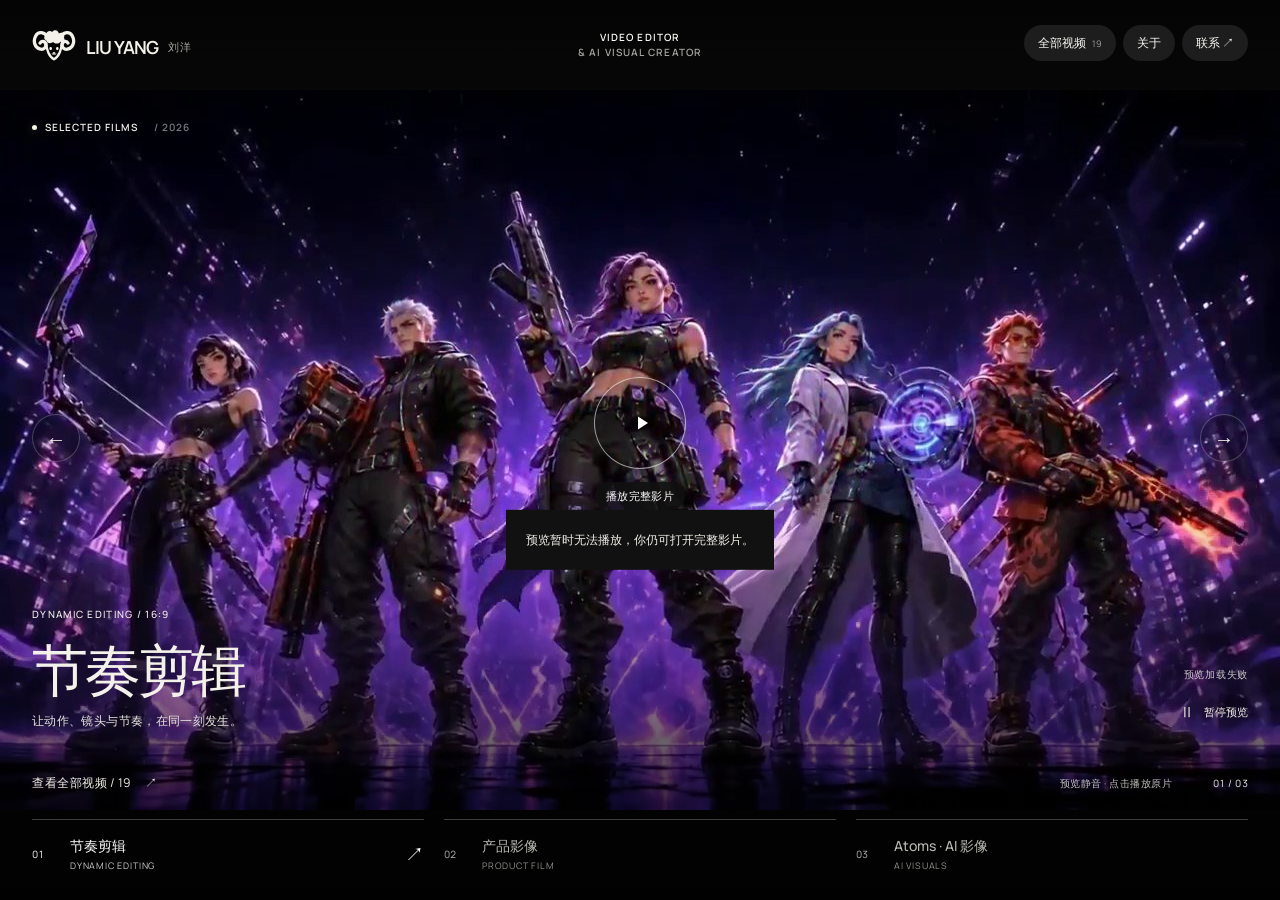
<file: index.html>
<!doctype html>
<html lang="zh-CN"><head><meta charset="utf-8"><meta name="viewport" content="width=device-width,initial-scale=1"><meta name="theme-color" content="#080908"><title>刘洋 — 影像作品</title><meta name="description" content="刘洋的视频剪辑与 AI 影像作品集，收录产品广告、AI 漫剧与商业视觉作品。"><link rel="icon" href="brand/aries-favicon.svg?v=horn-2" type="image/svg+xml"><link rel="stylesheet" href="style.css"><link rel="stylesheet" href="about.css"><link rel="stylesheet" href="brand.css"></head>
<body>
<header class="masthead"><a class="identity brand-lockup" href="index.html" aria-label="刘洋，首页"><img class="brand-symbol" src="brand/aries-mark.svg?v=horn-2" alt="" width="44" height="38"><span class="brand-name">LIU YANG<small>刘洋</small></span></a><p class="profession">VIDEO EDITOR<br><span>& AI VISUAL CREATOR</span></p><nav aria-label="主导航"><a class="all-work-link" href="works.html">全部视频 <small>19</small></a><button data-open="about">关于</button><button data-open="contact">联系 <span aria-hidden="true">↗</span></button></nav></header>
<main class="cinema" id="cinema" aria-label="精选影像预览">
<div class="film-stage" id="film-stage"><video class="film is-front" id="film-a" muted playsinline preload="metadata" aria-hidden="true"></video><video class="film" id="film-b" muted playsinline preload="none" aria-hidden="true"></video></div>
<div class="shade" aria-hidden="true"></div><div class="portrait-type" aria-hidden="true"><span>IMAGES</span><i>in motion.</i></div>
<div class="screen-label"><span class="status-dot"></span> SELECTED FILMS <span>/ 2026</span></div>
<button class="play-film" id="play-film" aria-label="播放完整作品"><svg viewBox="0 0 24 24" aria-hidden="true"><path d="M9 5.5 19 12 9 18.5Z"/></svg><span>播放完整影片</span></button>
<button class="side-step previous" id="previous" aria-label="上一部作品">←</button><button class="side-step next" id="next" aria-label="下一部作品">→</button>
<div class="caption"><div><p id="film-category" class="eyebrow">DYNAMIC EDITING / 16:9</p><h1 id="film-title">节奏剪辑</h1><p id="film-description">让动作、镜头与节奏，在同一刻发生。</p></div><div class="caption-right"><span id="duration-label">精选片段</span><button id="frame-toggle" aria-pressed="true" aria-label="切换为原始画幅" hidden>画幅：铺满 <span aria-hidden="true">↔</span></button><button id="pause-preview" aria-pressed="false" aria-label="暂停动态预览"><span id="pause-icon" aria-hidden="true">Ⅱ</span><span id="pause-label">暂停预览</span></button></div></div>
<footer class="film-index"><div class="index-top"><a class="all-video-link" href="works.html">查看全部视频 / 19 <span aria-hidden="true">↗</span></a><span class="sound-note">预览静音 · 点击播放原片</span><span class="index-count" id="index-count">01 / 03</span></div><div class="project-tabs" role="group" aria-label="选择预览作品"><button data-project="0" aria-pressed="true"><span class="tab-rule"><i></i></span><small>01</small><strong>节奏剪辑</strong><em>DYNAMIC EDITING</em><span class="tab-arrow" aria-hidden="true">↗</span></button><button data-project="1" aria-pressed="false"><span class="tab-rule"><i></i></span><small>02</small><strong>产品影像</strong><em>PRODUCT FILM</em><span class="tab-arrow" aria-hidden="true">↗</span></button><button data-project="2" aria-pressed="false"><span class="tab-rule"><i></i></span><small>03</small><strong>Atoms · AI 影像</strong><em>AI VISUALS</em><span class="tab-arrow" aria-hidden="true">↗</span></button></div></footer>
<p class="sr-only" id="announcement" aria-live="polite"></p><div class="media-error" id="media-error" hidden>预览暂时无法播放，你仍可打开完整影片。</div>
</main>
<dialog class="panel works-panel" id="works-dialog" aria-labelledby="works-heading"><div class="panel-top"><span>LIU YANG / SELECTED FILMS</span><button class="close-panel" aria-label="关闭作品目录">关闭 ×</button></div><div class="works-head"><div><p class="eyebrow">A FEW SELECTED FRAMES</p><h2 id="works-heading">作品目录<span>03</span></h2></div><div class="view-toggle" role="group" aria-label="目录显示方式"><button data-view="list" aria-pressed="true">列表</button><button data-view="grid" aria-pressed="false">网格</button></div></div><div class="work-list" id="work-list"></div><p class="prototype-note">精选影像 · 点击顶部“全部视频”查看完整作品集。</p></dialog>
<dialog class="panel about-panel" id="about-dialog" aria-labelledby="about-heading">
<header class="about-top"><a href="index.html" class="about-brand brand-lockup" aria-label="刘洋，首页"><img class="brand-symbol" src="brand/aries-mark.svg?v=horn-2" alt="" width="44" height="38"><span class="brand-name">LIU YANG<small>刘洋</small></span></a><nav aria-label="个人介绍章节"><button data-about-section="about-intro">简介</button><button data-about-section="about-skills">能力</button><button data-about-section="about-strengths">优势</button><button data-about-section="about-experience">经历</button></nav><button class="close-panel" aria-label="关闭个人介绍" autofocus>返回首页 <span aria-hidden="true">×</span></button></header>
<div class="about-content">
<section class="profile-intro" id="about-intro"><div class="profile-lead"><p class="profile-kicker">VIDEO EDITOR / AI VISUAL CREATOR</p><h2 id="about-heading">刘洋<span>LIU YANG</span></h2><h3>视频剪辑师，<br>也做 AI 影像创作。</h3><p class="profile-description">我目前在厦门深度赋智科技有限公司担任视频剪辑师，工作于深圳，主要参与 Atoms 面向海外用户的英文产品广告制作。</p><p class="profile-description">我的工作从理解产品、梳理脚本开始，延伸到 AI 素材生成、产品录屏、剪辑、字幕与配乐。我也有 AI 漫剧和商业视觉制作经历，把人物情境、产品操作与生成画面组织成完整的视频。</p><a class="profile-work-link" href="works.html">看我的作品 <span aria-hidden="true">↗</span></a></div><figure class="profile-photo"><img src="profile.jpg" alt="刘洋的彩色证件照" width="480" height="640"><figcaption><span>刘洋 / 深圳</span><span>视频剪辑 · AI 创作</span></figcaption></figure><div class="profile-focus"><span>目前的创作方向</span><p>产品广告 <i>/</i> AI 漫剧 <i>/</i> 商业视觉</p></div></section>
<section class="about-section" id="about-skills"><div class="about-section-heading"><p>CAPABILITIES</p><h3>我能参与的工作</h3></div><div class="capability-list">
<article class="capability-row"><div class="capability-name"><span>01</span><h4>脚本与<br>产品表达</h4></div><div class="capability-copy"><p>围绕产品的使用场景整理内容，将卖点拆成可展示的操作与结果。用人物讲解、产品录屏和视觉片段，让广告内容和产品功能连在一起。</p><div class="capability-bottom"><span>卖点梳理 · 脚本 · 产品录屏</span><a href="works.html?filter=atoms">看 Atoms 广告 ↗</a></div></div></article>
<article class="capability-row"><div class="capability-name"><span>02</span><h4>AI 影像与<br>漫剧制作</h4></div><div class="capability-copy"><p>准备角色、场景和道具资产，完成提示词、分镜、图片生成与图生视频，再将素材串联成连续叙事。也使用 HeyGen 参与数字人视频制作。</p><div class="capability-bottom"><span>即梦 · LiblibAI · HeyGen</span><a href="works.html?filter=drama">看 AI 漫剧 ↗</a></div></div></article>
<article class="capability-row"><div class="capability-name"><span>03</span><h4>剪辑与<br>后期交付</h4></div><div class="capability-copy"><p>在剪映中完成镜头编排、节奏调整、字幕、配乐与音效处理，结合项目反馈修订内容，整理并输出成片。</p><div class="capability-bottom"><span>剪映 · 字幕 · 声音 · 成片整理</span><a href="works.html?filter=edit">看动态剪辑 ↗</a></div></div></article>
<article class="capability-row"><div class="capability-name"><span>04</span><h4>商业视觉与<br>图片处理</h4></div><div class="capability-copy"><p>制作产品卖点图、电商海报、空间场景与 IP 形象，使用 Photoshop 进行画面处理。静态视觉实践也帮助我考虑视频里的构图、产品展示与字幕版式。</p><div class="capability-bottom"><span>Photoshop · 产品视觉 · 画面处理</span><a href="works.html?scope=visual">看视觉作品 ↗</a></div></div></article>
</div><div class="profile-tools"><p>实际使用的工具</p><div><span>剪映</span><span>Photoshop</span><span>即梦</span><span>LiblibAI</span><span>HeyGen</span><span>ChatGPT</span><span>Codex</span></div><p class="tools-note">ChatGPT 和 Codex 主要辅助产品资料与脚本梳理、工具应用和工作流程整理。</p></div><div class="workflow-capabilities" id="about-workflows"><div class="workflow-heading"><p>AI WORKFLOW PRACTICE</p><h4>AI 工具与流程实践</h4></div><div class="workflow-grid"><article class="workflow-card"><span>WORKBENCH</span><h5>工作台搭建</h5><p>我会围绕视频制作和审核需求，借助 Codex 搭建本地工作台，把脚本创作、视频审核、定向改稿和任务记录组织到同一个界面，方便按任务查看内容与处理结果。</p><p class="workflow-example"><b>实际项目</b>片场 · AI 广告视频工作台<br>本地个人试用版</p></article><article class="workflow-card"><span>CUSTOM SKILLS</span><h5>自定义 Skill 制作</h5><p>我会把常用的制作方法整理成可复用的 Skill，写清输入资料、执行步骤、输出格式和检查要求。借助 Codex 调整脚本拆解、真实产品录屏、分镜提示词与审核交付规则，让同类任务有一致的执行依据。</p><p class="workflow-example"><b>实践方向</b>UGC 广告脚本与分镜 · 真实素材核对 · 交付检查</p></article></div></div></section>
<section class="about-section" id="about-strengths"><div class="about-section-heading"><p>HOW I WORK</p><h3>我能带来的价值</h3></div><div class="strength-list">
<article><span>从前期想到后期</span><h4>能衔接多个<br>制作环节。</h4><p>在 Atoms 广告和 AI 漫剧项目中，我参与脚本、素材、产品演示与后期成片，能结合最终呈现安排制作步骤。</p></article>
<article><span>从功能想到场景</span><h4>把产品操作，<br>做成视频内容。</h4><p>我会把功能放进具体使用场景，通过人物情境、录屏与结果画面，让观众知道产品在做什么、可以怎么用。</p></article>
<article><span>从使用想到复用</span><h4>整理方法，<br>也分享方法。</h4><p>我会借助 ChatGPT 和 Codex 梳理创作与审核流程，把工具使用方法整理成可复用的 skill，并进行分享和演示。</p></article>
</div></section>
<section class="about-section" id="about-evidence"><div class="about-section-heading"><p>SELECTED WORK</p><h3>能力，落在具体作品里</h3></div><div class="profile-cases">
<a class="profile-case" href="works.html?filter=atoms"><div class="profile-case-media"><img src="media/atoms-poster.jpg" alt="Atoms AI 影像生成演示的作品画面" loading="lazy"><span aria-hidden="true">↗</span></div><p>产品广告</p><h4>Atoms 广告制作</h4><span>糖果店节日宣传、客户反馈工作流、AI 影像生成演示三条广告，负责脚本、AI 素材生成、产品录屏、剪辑、字幕及配乐。</span></a>
<a class="profile-case" href="works.html?filter=drama"><div class="profile-case-media"><img src="./works/drama-collection-1.jpg" alt="AI 漫剧项目的作品画面" loading="lazy"><span aria-hidden="true">↗</span></div><p>AI 漫剧</p><h4>从资产到连续画面</h4><span>制作角色、场景与道具素材，衔接提示词、分镜、图像与视频生成，以及剪辑、字幕和音效。</span></a>
<a class="profile-case" href="works.html?scope=visual"><div class="profile-case-media"><img src="./works/01-麦克风结构图.webp" alt="商业视觉与产品图作品" loading="lazy"><span aria-hidden="true">↗</span></div><p>商业视觉</p><h4>产品、场景与版式</h4><span>作品集还保留产品卖点图、电商海报、空间场景与 IP 形象等视觉实践。</span></a>
</div></section>
<section class="about-section" id="about-experience"><div class="about-section-heading"><p>EXPERIENCE & EDUCATION</p><h3>经历与学习</h3></div><div class="experience-list">
<article><p>2026.09 至今</p><div><h4>厦门深度赋智科技有限公司</h4><span>视频剪辑师 / 深圳</span><p>面向 Meta 等海外社媒制作英文短视频广告素材，涵盖脚本与分镜、产品录屏、KOL 混剪、字幕与剪辑包装。</p></div></article>
<article><p>项目实践</p><div><h4>AI 漫剧制作</h4><span>资产、生成与后期</span><p>参与《爸爸的遗产是臭马桶》制作，项目共 50 集，负责其中 5 集。另有《成名后亲爹要我归宗，可我只认乞丐爹》第 38–40 集，以及《孤屋求生：从茅草屋到移动堡垒》第 38 集的制作实践。</p></div></article>
<article><p>2026.06 至 2026.07</p><div><h4>巧匠 AI 漫剧创作营</h4><span>AI 漫剧制作训练</span><p>完成相关制作训练，2026 年 7 月 10 日结业。</p></div></article>
<article><p>2022.09 至 2026.06</p><div><h4>湖南财政经济学院</h4><span>工程管理 / 本科</span></div></article>
</div></section>
<footer class="profile-contact" id="about-contact"><p>CONTACT</p><h3>关于视频、AI 创作，<br>可以直接联系我。</h3><div><a href="mailto:3116730465@qq.com"><small>邮箱</small><span>3116730465@qq.com</span><b aria-hidden="true">↗</b></a><a href="tel:13632591147"><small>电话</small><span>136 3259 1147</span><b aria-hidden="true">↗</b></a></div><a class="profile-all-work" href="works.html">浏览全部作品 ↗</a></footer>
</div></dialog>
<dialog class="panel contact-panel" id="contact-dialog" aria-labelledby="contact-heading"><div class="panel-top"><span>CONTACT / LIU YANG</span><button class="close-panel" aria-label="关闭联系方式">关闭 ×</button></div><div class="contact-body"><p class="eyebrow">LET’S MAKE SOMETHING MOVE.</p><h2 id="contact-heading">从一次交谈，<br><i>开始。</i></h2><div class="contact-links"><a href="mailto:3116730465@qq.com"><small>EMAIL</small><span>3116730465@qq.com</span><b>↗</b></a><a href="tel:13632591147"><small>PHONE</small><span>136 3259 1147</span><b>↗</b></a></div><p>欢迎交流视频剪辑与 AI 影像相关机会。</p></div></dialog>
<dialog class="player-panel" id="player-dialog" aria-labelledby="player-heading"><div class="player-top"><h2 id="player-heading">节奏剪辑</h2><button class="close-player" aria-label="关闭影片">关闭 ×</button></div><video id="full-film" controls playsinline preload="none"></video><p class="player-error" id="full-error" role="status" hidden>影片暂时无法播放，请关闭后重试。</p><p class="player-note">完整原片 · 保留原始画幅</p></dialog>
<script src="app.js"></script><script src="about.js"></script></body></html>
</file>
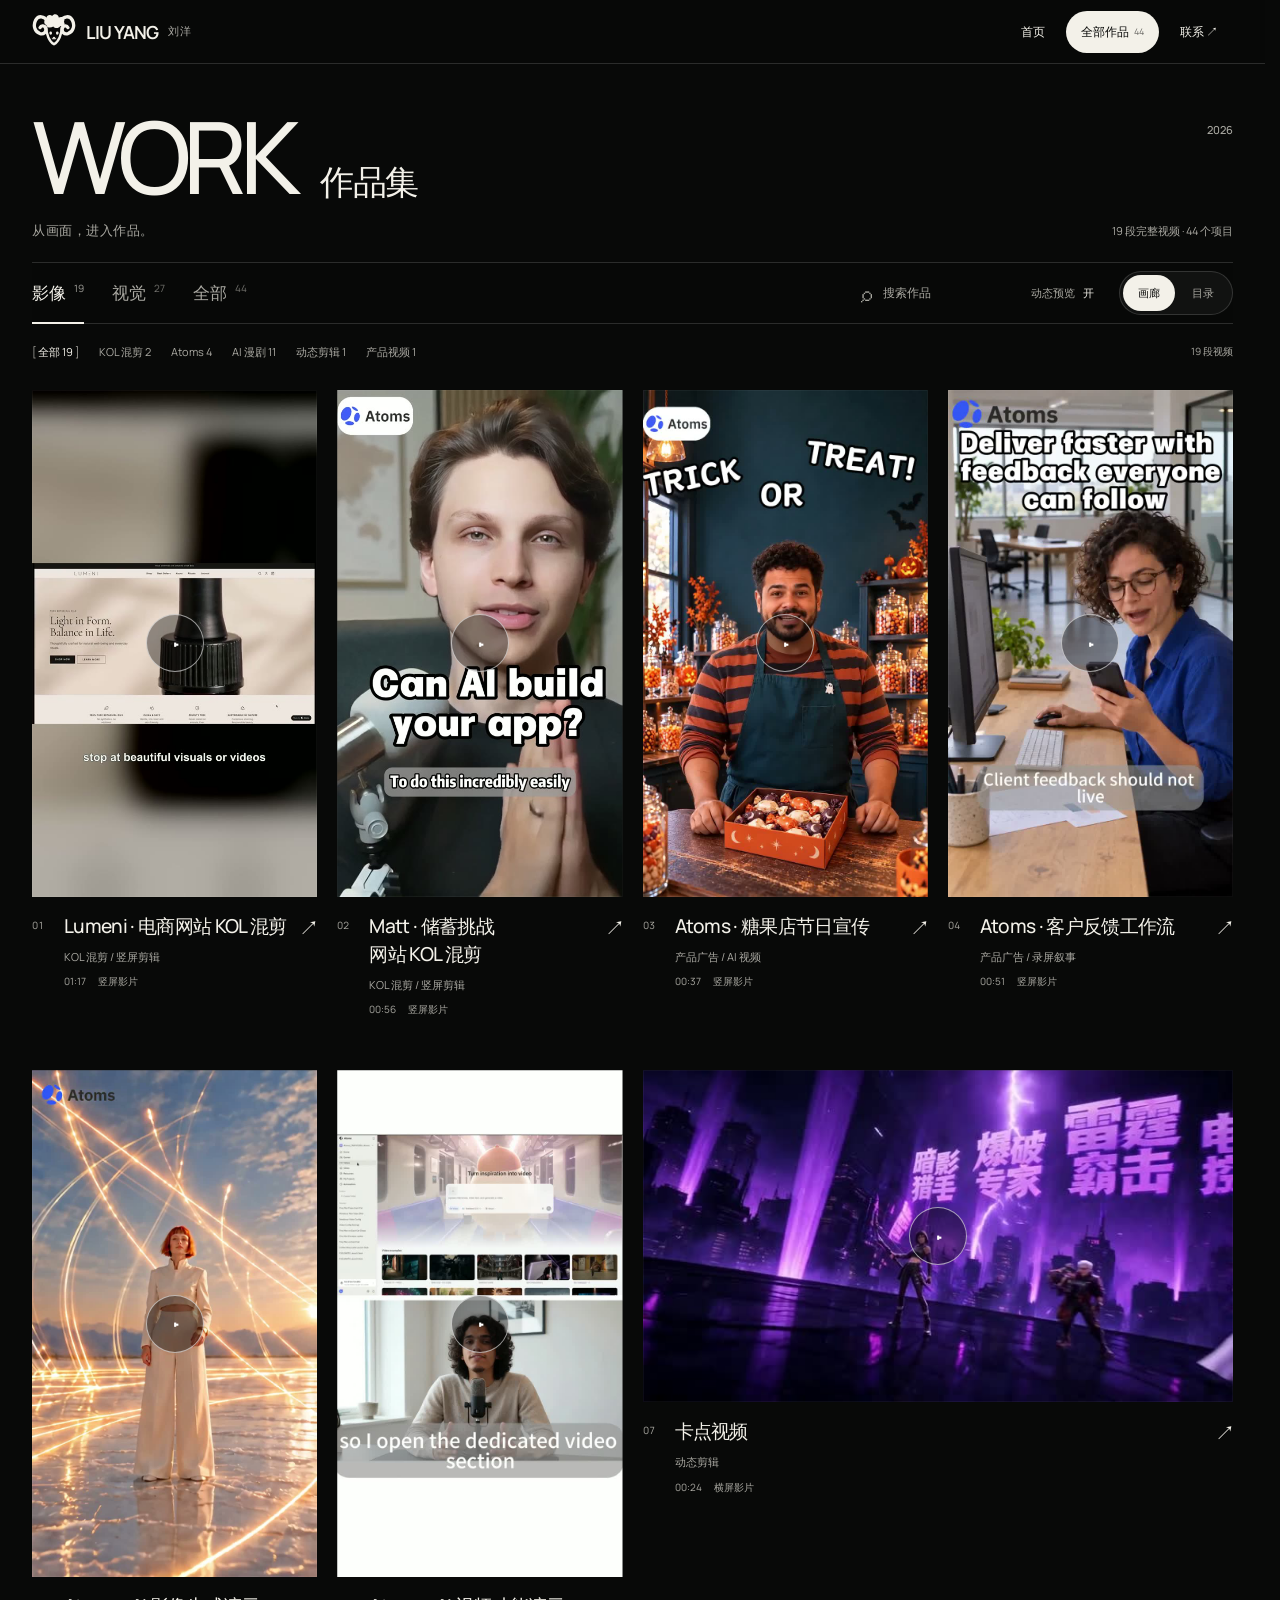
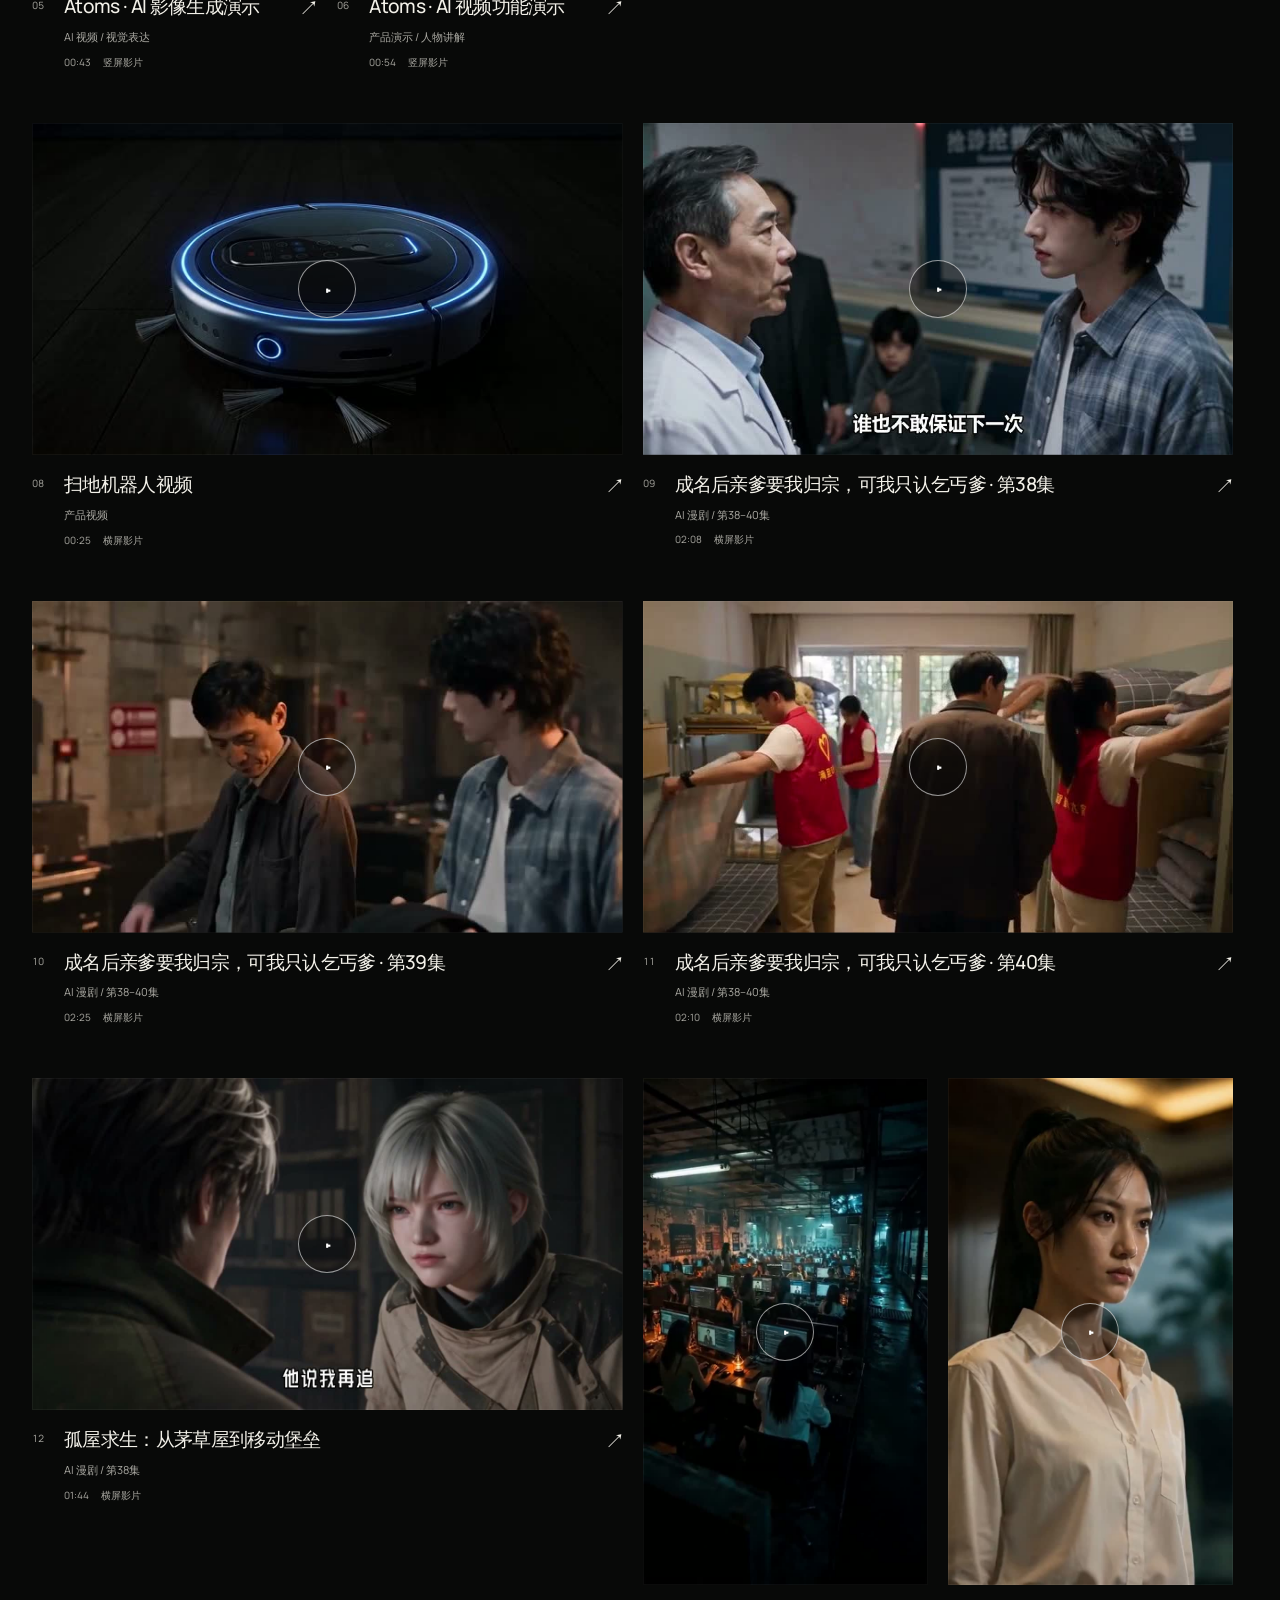
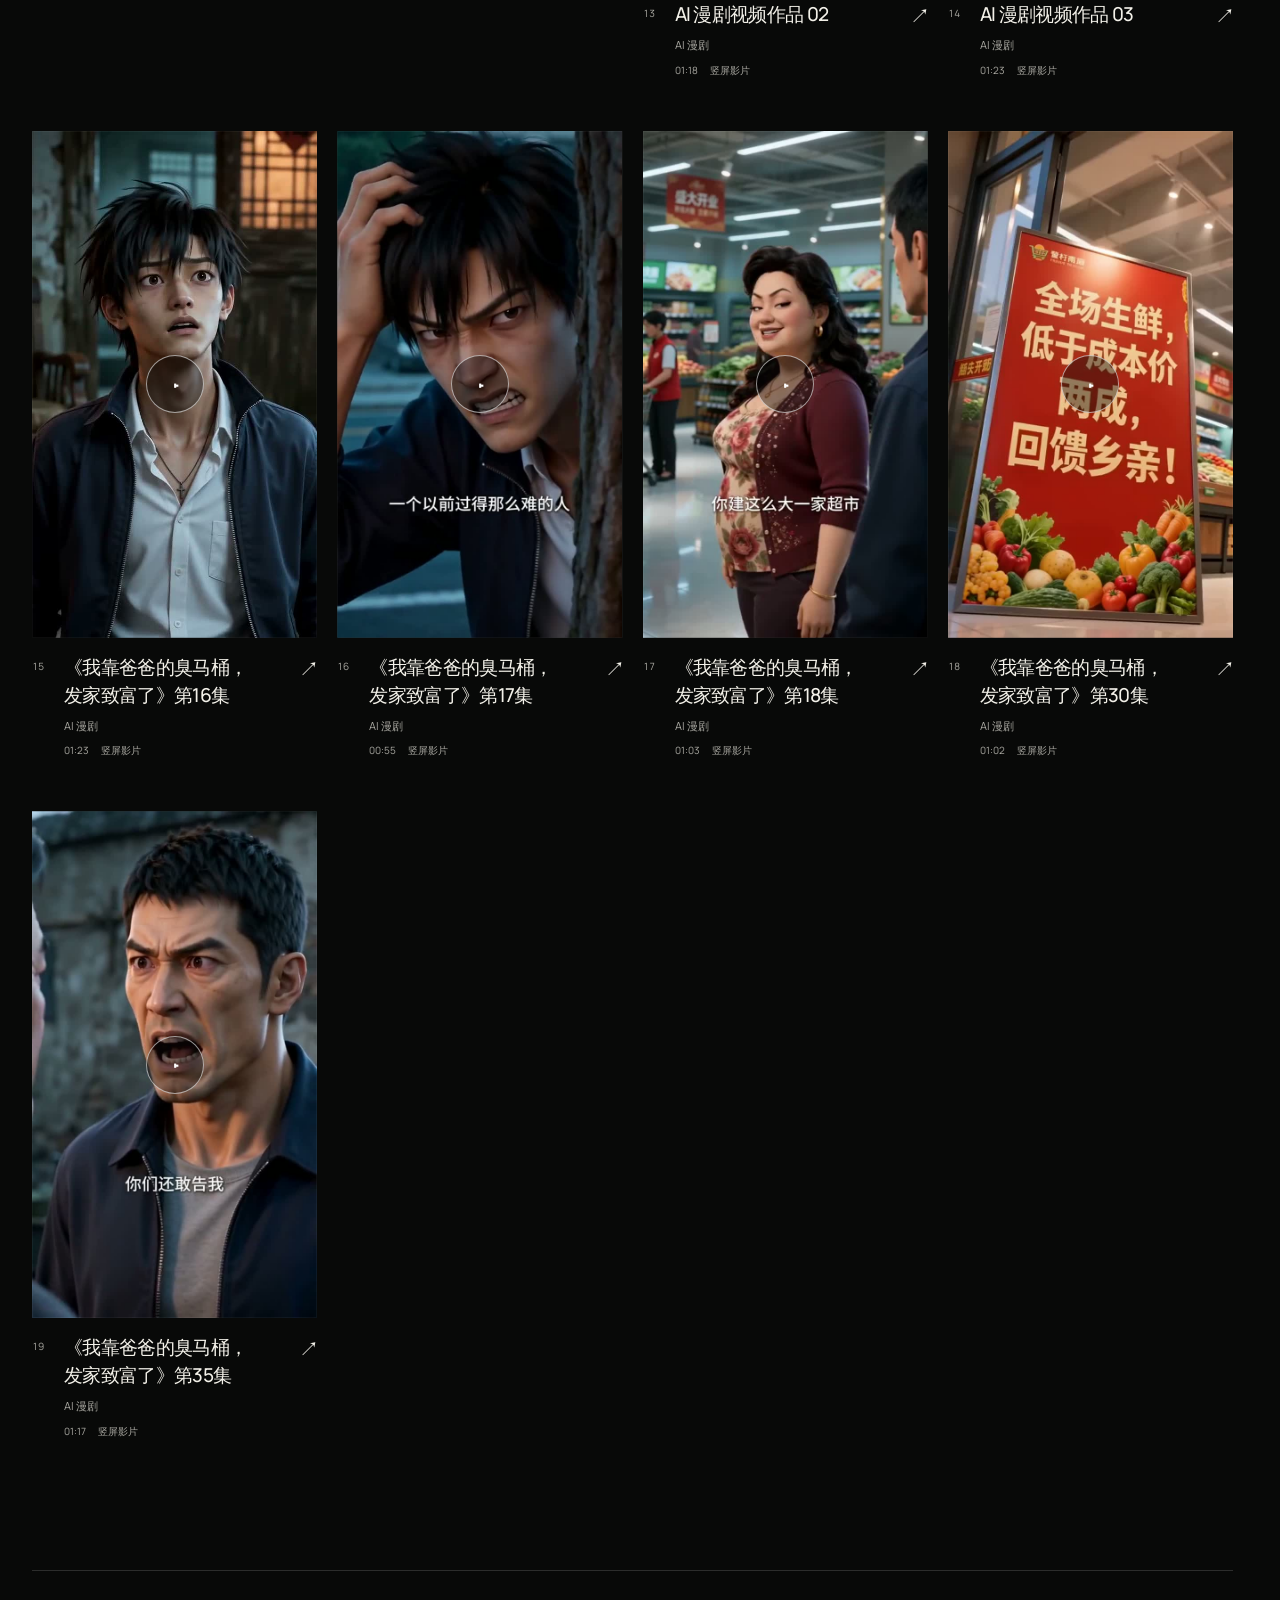
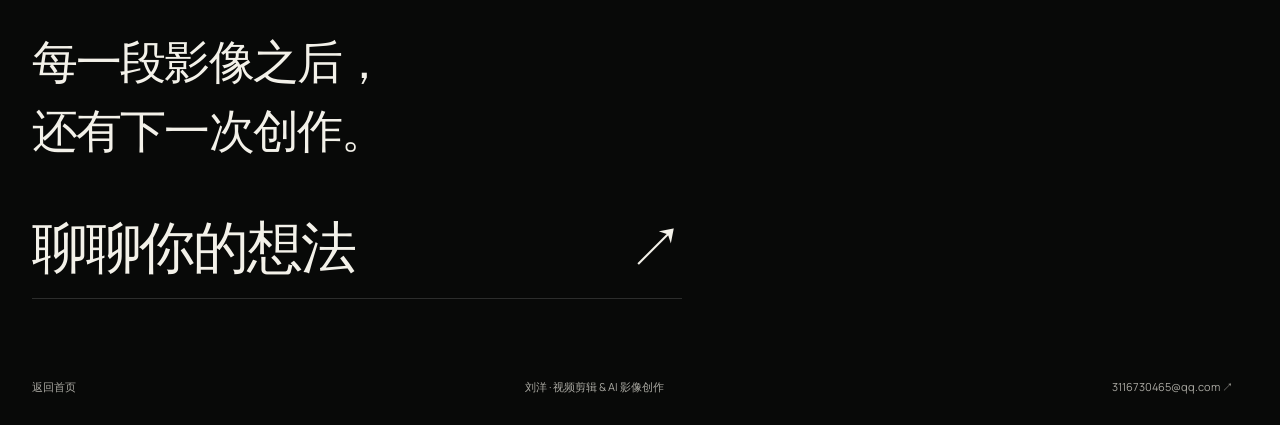
<file: works.html>
<!doctype html>
<html lang="zh-CN"><head><meta charset="utf-8"><meta name="viewport" content="width=device-width,initial-scale=1"><meta name="theme-color" content="#080908"><title>全部作品 · 刘洋 LIU YANG</title><meta name="description" content="刘洋的视频剪辑、AI 影像与商业视觉作品。19 段完整视频，44 个项目。"><link rel="icon" href="brand/aries-favicon.svg?v=horn-2" type="image/svg+xml"><link rel="stylesheet" href="works.css"><link rel="stylesheet" href="brand.css"></head><body>
<a class="skip" href="#collection">跳到作品</a>
<header class="archive-nav"><a class="identity brand-lockup" href="index.html" aria-label="刘洋，首页"><img class="brand-symbol" src="brand/aries-mark.svg?v=horn-2" alt="" width="44" height="38"><span class="brand-name">LIU YANG<small>刘洋</small></span></a><span class="nav-discipline">VIDEO EDITOR & AI VISUAL CREATOR</span><nav aria-label="主导航"><a href="index.html">首页</a><a href="works.html" aria-current="page">全部作品 <small>44</small></a><a href="index.html?panel=contact">联系 ↗</a></nav></header>
<main>
<section class="archive-intro" aria-labelledby="archive-heading"><p class="intro-kicker">影像 / 视觉 / 创作</p><h1 id="archive-heading"><span>WORK</span><span class="intro-translation">作品集</span><sup>2026</sup></h1><div class="intro-caption"><p>从画面，进入作品。</p><span>19 段完整视频 · 44 个项目</span></div></section>
<section id="collection" aria-label="作品目录">
<div class="collection-toolbar"><div class="scope-tabs" role="group" aria-label="作品范围"><button data-scope="video" aria-pressed="true">影像 <small>19</small></button><button data-scope="visual" aria-pressed="false">视觉 <small>27</small></button><button data-scope="all" aria-pressed="false">全部 <small>44</small></button></div><div class="toolbar-right"><div class="search"><label class="sr-only" for="search">搜索作品名称、类型或简介</label><span aria-hidden="true">⌕</span><input id="search" type="search" placeholder="搜索作品" autocomplete="off"><button id="close-search" type="button" aria-label="收起搜索">×</button></div><button id="preview-toggle" aria-pressed="true">动态预览 <span>开</span></button><div class="view-toggle" role="group" aria-label="显示方式"><button data-view="grid" aria-pressed="true" aria-label="画廊视图">画廊</button><button data-view="list" aria-pressed="false" aria-label="目录视图">目录</button></div></div></div>
<div class="filter-line"><div id="filters" role="group" aria-label="按类型筛选"></div><p id="result-count" aria-live="polite">19 段视频</p></div>
<div class="collection-grid" id="collection-grid"></div><div id="empty-state" hidden><h2>没有找到匹配作品</h2><p>试试其他关键词，或返回完整目录。</p><button id="clear-search">清除筛选 ↗</button></div>
</section>
<footer class="archive-footer"><p>每一段影像之后，<br>还有下一次创作。</p><a class="footer-contact" href="index.html?panel=contact">聊聊你的想法 <span>↗</span></a><div class="footer-bottom"><a href="index.html">返回首页</a><span>刘洋 · 视频剪辑 & AI 影像创作</span><a href="mailto:3116730465@qq.com">3116730465@qq.com ↗</a></div></footer>
</main>
<dialog id="project-dialog" aria-labelledby="viewer-title"><div class="viewer-top"><a href="index.html" class="viewer-brand brand-lockup" aria-label="刘洋，首页"><img class="brand-symbol" src="brand/aries-mark.svg?v=horn-2" alt="" width="44" height="38"><span class="brand-name">LIU YANG<small>刘洋</small></span></a><span id="viewer-category"></span><span id="viewer-position"></span><button id="close-viewer" aria-label="关闭作品">返回作品 <span>×</span></button></div><div class="viewer-layout"><div class="viewer-stage"><div id="media-container"></div><p id="media-error" role="status" hidden>媒体文件暂时无法打开，请关闭后重试。</p></div><aside class="viewer-info"><p class="eyebrow" id="viewer-kicker">PROJECT VIEW</p><h2 id="viewer-title"></h2><p id="viewer-meta"></p><div class="summary-block"><span>关于这件作品</span><p id="viewer-summary"></p></div><div id="media-tabs" role="group" aria-label="同一项目的其他内容"></div><div class="viewer-nav"><button id="previous-entry">← 上一部</button><button id="next-entry">下一部 →</button></div><p class="viewer-hint">保持原始画幅 · 点击画面控制播放</p></aside></div></dialog>
<script src="portfolio-data.js?v=20261116-kol"></script><script src="video-meta.js?v=20261116-kol"></script><script src="works.js?v=20261116-kol"></script></body></html>
</file>
<file: style.css>
@font-face{font-family:Manrope;src:url(fonts/manrope-variable.woff2) format("woff2");font-weight:200 800;font-display:swap}*{box-sizing:border-box}html{background:#080908;color:#f3f1e9;font-family:Manrope,"Microsoft YaHei",sans-serif}body{margin:0}button,a{-webkit-tap-highlight-color:transparent}button{font:inherit;color:inherit;cursor:pointer}button,a{touch-action:manipulation}button{border:0;background:none}a{color:inherit;text-decoration:none}button:focus-visible,a:focus-visible{outline:2px solid #f3f1e9;outline-offset:6px}button:disabled{opacity:.4;cursor:wait}.sr-only{position:absolute;width:1px;height:1px;overflow:hidden;clip:rect(0,0,0,0)}
.masthead{position:absolute;z-index:10;inset:0 0 auto;display:grid;grid-template-columns:1fr 1fr 1fr;align-items:start;padding:25px 32px;color:#faf9f4}.identity{display:flex;gap:13px;align-items:baseline;font-weight:600;letter-spacing:-1px;font-size:25px}.identity span{font-family:"Microsoft YaHei",sans-serif;font-size:13px;letter-spacing:2px;font-weight:400}.profession{margin:5px 0 0;text-align:center;font-size:10px;line-height:1.5;letter-spacing:.11em;font-weight:600}.profession span{opacity:.65}.masthead nav{display:flex;justify-content:flex-end;gap:7px}.masthead nav button{min-height:36px;padding:7px 14px;border-radius:24px;background:#ffffff18;font-size:12px;transition:background .25s,color .25s}.masthead nav button:hover{background:#f3f1e9;color:#111}.masthead nav small{font-size:9px;padding-left:3px;opacity:.6}
.cinema{height:100svh;min-height:680px;position:relative;isolation:isolate;overflow:hidden;background:#080908}.film-stage{position:absolute;inset:0;z-index:-3;display:grid;place-items:center}.film{position:absolute;inset:0;width:100%;height:100%;object-fit:contain;opacity:0;transition:opacity .75s cubic-bezier(.22,.61,.36,1);background:#080908}.film.is-front{opacity:1}.shade{position:absolute;inset:0;z-index:-2;pointer-events:none;background:linear-gradient(180deg,rgba(0,0,0,.55),transparent 20%,transparent 58%,rgba(0,0,0,.72) 88%,rgba(0,0,0,.86))}.screen-label{position:absolute;top:120px;left:32px;display:flex;align-items:center;gap:8px;letter-spacing:.1em;font-size:10px;font-weight:600}.screen-label>span:last-child{opacity:.5;margin-left:8px}.status-dot{width:5px;height:5px;border-radius:50%;background:#f7f4e8;box-shadow:0 0 10px #fff5}.play-film{position:absolute;left:50%;top:47%;transform:translate(-50%,-50%);width:92px;height:92px;border:1px solid #ffffff90;border-radius:100%;display:flex;align-items:center;justify-content:center;background:#0002;transition:background .25s,transform .35s;box-shadow:0 0 0 12px #00000004}.play-film svg{width:24px;height:24px;fill:#fff;transform:translateX(1px)}.play-film span{position:absolute;white-space:nowrap;top:calc(100% + 14px);font-size:10px;letter-spacing:.08em}.play-film:hover{background:#f5f2e6;transform:translate(-50%,-50%) scale(1.06)}.play-film:hover svg{fill:#111}.side-step{position:absolute;top:46%;width:48px;height:48px;border-radius:50%;border:1px solid #ffffff38;font-size:20px;background:#0002;transition:background .25s}.side-step:hover{background:#ffffff25}.previous{left:32px}.next{right:32px}.caption{position:absolute;bottom:170px;left:32px;right:32px;display:flex;justify-content:space-between;align-items:flex-end}.eyebrow{font-size:10px;letter-spacing:.13em;line-height:1.6;font-weight:500;margin:0 0 15px}.caption h1{font-weight:500;font-size:clamp(32px,4.4vw,66px);letter-spacing:-.055em;margin:0 0 12px;line-height:1.12}.caption #film-description{font-size:12px;margin:0;color:#f0eee4b3;letter-spacing:.03em}.caption-right{display:grid;text-align:right;gap:12px;font-size:10px}.caption-right>span{opacity:.5;letter-spacing:.07em}.caption-right button{display:flex;align-items:center;gap:10px;font-size:11px;justify-content:flex-end;min-height:36px;padding:0}.caption-right button:hover{color:#fff}.caption-right #pause-icon{font-size:14px}.caption.is-changing h1,.caption.is-changing .eyebrow,.caption.is-changing #film-description{animation:caption-in .75s cubic-bezier(.16,1,.3,1) both}.caption.is-changing #film-description{animation-delay:.08s}@keyframes caption-in{from{opacity:0;transform:translateY(18px)}to{opacity:1;transform:none}}
.film-index{position:absolute;left:32px;right:32px;bottom:24px}.index-top{display:flex;align-items:center;gap:24px;font-size:10px;letter-spacing:.05em;margin-bottom:21px}.index-top p{margin:0}.sound-note{opacity:.5;margin-left:auto}.index-count{font-variant-numeric:tabular-nums;min-width:52px;text-align:right}.project-tabs{display:grid;grid-template-columns:repeat(3,1fr);gap:20px}.project-tabs button{position:relative;text-align:left;padding:17px 0 4px;display:grid;grid-template-columns:26px 1fr 20px;align-items:center;gap:3px 12px;color:#ffffff66;transition:color .25s}.project-tabs button:hover,.project-tabs button[aria-pressed=true]{color:#fff}.tab-rule{position:absolute;top:0;left:0;right:0;height:1px;background:#ffffff3b;overflow:hidden}.tab-rule i{display:block;width:100%;height:100%;background:#fff;transform:scaleX(0);transform-origin:left}.project-tabs small{font-size:10px;grid-row:span 2;font-weight:400;font-variant-numeric:tabular-nums}.project-tabs strong{font-size:13px;font-weight:500}.project-tabs em{font-size:9px;letter-spacing:.09em;font-style:normal;grid-column:2;opacity:.5}.tab-arrow{grid-column:3;grid-row:1/3;justify-self:end;font-size:19px;opacity:0;transform:translate(-4px,4px);transition:.3s}.project-tabs button[aria-pressed=true] .tab-arrow,.project-tabs button:hover .tab-arrow{opacity:1;transform:none}.portrait-type{position:absolute;left:5%;top:29%;display:grid;gap:0;font-family:Georgia,"Times New Roman",serif;line-height:.9;letter-spacing:-.07em;font-size:clamp(38px,6.1vw,108px);z-index:-1;opacity:0;transform:translateX(-15px);transition:.75s;pointer-events:none}.portrait-type i{font-size:.82em;font-weight:400;margin-left:.4em;margin-top:10px}.cinema.is-portrait .portrait-type{opacity:1;transform:none}.cinema.is-portrait .film-stage{left:36%;right:12%;top:95px;bottom:155px}.cinema.is-portrait .film{background:transparent}.cinema.is-portrait .play-film{left:62%;top:45%;width:72px;height:72px}.cinema.is-portrait .caption{right:32px}.cinema.is-portrait .caption h1{font-size:clamp(30px,3.3vw,50px)}.media-error{position:absolute;top:50%;left:50%;transform:translate(-50%,-50%);padding:20px;background:#111;font-size:13px;z-index:8}
.panel,.player-panel{border:0;max-width:none;max-height:none;position:fixed;inset:0;margin:0;width:100%;height:100%;padding:0;background:#f3f2ed;color:#191a18}.panel::backdrop,.player-panel::backdrop{background:#080908}.panel[open]{animation:panel-in .55s cubic-bezier(.16,1,.3,1)}@keyframes panel-in{from{opacity:0;transform:translateY(5%)}to{opacity:1;transform:none}}.panel button:focus-visible,.panel a:focus-visible{outline-color:#111}.panel-top{display:flex;align-items:center;justify-content:space-between;margin:0 32px;height:86px;border-bottom:1px solid #191a1830;font-size:11px;letter-spacing:.05em}.close-panel,.close-player{border:1px solid #191a1840;border-radius:30px;padding:10px 17px;min-height:44px;font-size:12px}.close-panel:hover{background:#191a18;color:#fff}.works-head{margin:9vh 6vw 60px;display:flex;justify-content:space-between;align-items:flex-end}.works-head h2{font-size:clamp(36px,5vw,72px);font-weight:500;letter-spacing:-.06em;margin:0;line-height:1}.works-head h2 span{font-size:12px;vertical-align:top;margin-left:15px;letter-spacing:0}.view-toggle{display:flex;border:1px solid #191a1830;border-radius:30px;padding:3px;gap:3px}.view-toggle button{padding:9px 18px;min-height:38px;border-radius:25px;font-size:12px}.view-toggle button[aria-pressed=true]{background:#191a18;color:#f3f2ed}.work-list{margin:0 6vw;display:grid}.work-row{border-top:1px solid #191a1830;padding:18px 0;display:grid;grid-template-columns:40px 1fr 180px 80px;gap:20px;align-items:center;text-align:left;transition:.3s}.work-row:last-child{border-bottom:1px solid #191a1830}.work-row:hover{padding-left:16px;background:#e9e8e2}.work-row .work-no{font-size:11px;align-self:start;padding-top:4px}.work-row h3{font-size:clamp(22px,3.3vw,45px);font-weight:500;letter-spacing:-.05em;margin:0 0 5px}.work-row p{font-size:10px;letter-spacing:.08em;opacity:.5;margin:0}.work-row img{width:180px;height:100px;object-fit:contain;background:#151515;transition:transform .4s}.work-row:hover img{transform:scale(1.04)}.work-row>span:last-child{justify-self:end;font-size:20px}.work-list.is-grid{grid-template-columns:repeat(3,1fr);gap:24px}.work-list.is-grid .work-row{padding:0 0 24px;display:flex;flex-wrap:wrap;align-content:start;gap:14px;border-top:0;border-bottom:1px solid #191a1830}.work-list.is-grid img{width:100%;height:26vh;object-fit:contain;order:-1}.work-list.is-grid .work-row>div{flex:1}.work-list.is-grid .work-row h3{font-size:22px}.work-list.is-grid .work-row>span:last-child{margin-left:auto}.prototype-note{margin:35px 6vw 50px;font-size:11px;color:#666}.about-layout{display:grid;grid-template-columns:1fr 30%;gap:12%;margin:8vh 10vw;align-items:start}.about-layout h2{font-size:64px;font-weight:500;letter-spacing:-.05em;margin:15px 0 35px}.about-layout h2 span{display:block;letter-spacing:0;font-family:Georgia,serif;font-size:27px;font-weight:400;margin-top:8px}.about-text{font-size:27px;line-height:1.5;font-weight:400}.body-copy{font-size:13px;line-height:1.9;max-width:430px;color:#686962}.about-layout figure{margin:0}.about-layout img{display:block;width:100%;height:auto;max-height:58vh;object-fit:contain;object-position:top;filter:none!important}.about-layout figcaption{margin-top:15px;font-size:11px;color:#666}.contact-body{margin:9vh 10vw}.contact-body h2{font-size:clamp(45px,7vw,100px);font-weight:500;line-height:1.12;letter-spacing:-.05em;margin:30px 0 60px}.contact-body h2 i{font-style:normal;margin-left:1em}.contact-links{max-width:650px}.contact-links a{display:grid;grid-template-columns:65px 1fr 20px;align-items:center;gap:20px;border-bottom:1px solid #191a1830;padding:20px 0}.contact-links small{font-size:9px;letter-spacing:.08em;opacity:.5}.contact-links span{font-size:23px;letter-spacing:-.03em}.contact-links b{font-size:25px;font-weight:400}.contact-body>p:last-child{font-size:12px;margin-top:30px;color:#777}.player-panel{background:#080908;color:#f5f4ed;overflow:hidden}.player-panel[open]{display:flex;flex-direction:column}.player-top{height:78px;min-height:78px;display:flex;align-items:center;justify-content:space-between;margin:0 30px}.player-top h2{font-size:15px;font-weight:500}.close-player{border-color:#ffffff50}.player-panel video{width:100%;height:calc(100% - 120px);min-height:0;object-fit:contain}.player-note{text-align:center;font-size:10px;opacity:.5;margin:15px 0}.close-player:hover{background:#fff;color:#111}
@media(min-width:1700px){.cinema.is-portrait .film-stage{left:34%;right:15%}}@media(max-width:900px){.masthead{padding:24px}.profession{display:none}.masthead{grid-template-columns:1fr 1fr}.cinema{min-height:650px}.screen-label{top:104px;left:24px}.caption{left:24px;right:24px;bottom:164px}.film-index{left:24px;right:24px}.previous{left:24px}.next{right:24px}.portrait-type{font-size:7vw;left:4%}.cinema.is-portrait .film-stage{left:30%;right:8%}.cinema.is-portrait .play-film{left:61%}.project-tabs{gap:14px}.project-tabs strong{font-size:12px}.project-tabs em{font-size:8px}.about-layout{margin:8vh 7vw;gap:8%}.work-row{grid-template-columns:28px 1fr 130px 30px}.work-row img{width:130px;height:85px}.work-list.is-grid .work-row h3{font-size:18px}}
@media(max-width:600px){.cinema{height:100svh;min-height:670px}.masthead{display:flex;flex-wrap:wrap;justify-content:space-between;align-items:center;padding:20px 20px 0;gap:15px}.identity{font-size:21px;gap:9px}.identity span{font-size:12px;letter-spacing:1px}.masthead nav{gap:3px}.masthead nav button{padding:8px 10px;min-height:38px;font-size:11px}.masthead nav small{display:none}.screen-label{top:85px;left:20px;font-size:8px}.screen-label>span:last-child{margin-left:2px}.film-stage{top:100px;bottom:230px}.shade{background:linear-gradient(180deg,#08090833,transparent 20%,transparent 53%,#080908 81%)}.caption{left:20px;right:20px;bottom:160px;align-items:end}.caption h1,.cinema.is-portrait .caption h1{font-size:31px;letter-spacing:-.05em;margin-bottom:9px}.caption #film-description{font-size:10px;line-height:1.7;max-width:235px}.caption .eyebrow{font-size:8px;margin-bottom:9px}.caption-right{gap:5px}.caption-right>span{display:none}.caption-right button{font-size:9px;gap:6px;min-width:40px;justify-content:center}.caption-right #pause-label{display:none}.caption-right #pause-icon{border:1px solid #ffffff50;width:36px;height:36px;display:grid;place-items:center;border-radius:50%;font-size:12px}.play-film{width:62px;height:62px;top:39%}.play-film span{font-size:8px;top:calc(100% + 10px)}.play-film svg{width:20px;height:20px}.side-step{top:36%;width:36px;height:36px;font-size:15px;background:#0004}.previous{left:16px}.next{right:16px}.film-index{left:20px;right:20px;bottom:25px}.index-top{font-size:8px;gap:8px;margin-bottom:17px;letter-spacing:0}.sound-note{display:none}.index-count{margin-left:auto}.project-tabs{gap:13px}.project-tabs button{grid-template-columns:1fr;gap:6px;padding:13px 0 6px}.project-tabs small{grid-row:auto;font-size:9px}.project-tabs strong{font-size:11px;white-space:nowrap}.project-tabs em{display:none}.tab-arrow{display:none}.portrait-type{display:none}.cinema.is-portrait .film-stage{left:0;right:0;top:103px;bottom:225px}.cinema.is-portrait .play-film{left:50%;top:39%;width:62px;height:62px}.cinema.is-portrait .caption{right:20px}.panel-top{margin:0 20px;height:76px;font-size:9px}.close-panel{font-size:11px;min-height:40px;padding:8px 14px}.works-head{margin:7vh 20px 34px;gap:18px}.works-head h2{font-size:39px}.works-head .eyebrow{font-size:8px}.works-head h2 span{font-size:10px;margin-left:7px}.view-toggle button{font-size:10px;padding:6px 10px;min-height:32px}.work-list{margin:0 20px}.work-row{grid-template-columns:22px 1fr 84px;gap:9px;padding:18px 0}.work-row h3{font-size:22px}.work-row p{font-size:8px}.work-row img{width:84px;height:70px}.work-row>span:last-child{display:none}.work-row .work-no{font-size:9px}.work-list.is-grid{grid-template-columns:1fr;gap:26px}.work-list.is-grid img{height:27vh}.work-list.is-grid .work-row{gap:12px}.work-list.is-grid .work-row h3{font-size:25px}.prototype-note{margin:30px 20px;font-size:10px;line-height:1.7}.about-layout{margin:40px 25px;grid-template-columns:1fr;gap:30px}.about-layout h2{font-size:48px;margin-bottom:28px}.about-layout h2 span{font-size:22px}.about-layout .about-text{font-size:23px}.body-copy{font-size:12px}.about-layout figure{width:60%;margin-bottom:40px}.contact-body{margin:7vh 25px}.contact-body .eyebrow{font-size:9px}.contact-body h2{font-size:49px;margin-bottom:55px}.contact-links a{grid-template-columns:45px 1fr 20px;gap:10px}.contact-links span{font-size:18px}.contact-links small{font-size:8px}.contact-body>p:last-child{font-size:11px;line-height:1.7}.player-top{height:65px;min-height:65px;margin:0 18px}.player-top h2{font-size:13px}.player-panel video{height:calc(100% - 110px)}}
@media(max-height:700px) and (min-width:601px){.cinema{min-height:580px}.screen-label{top:90px}.caption{bottom:145px}.caption h1{font-size:38px}.film-index{bottom:20px}.index-top{margin-bottom:15px}.cinema.is-portrait .film-stage{top:80px;bottom:140px}}
@media(prefers-reduced-motion:reduce){*,*::before,*::after{animation:none!important;transition:none!important;scroll-behavior:auto!important}}

/* Review: legible supporting controls on both bright film frames and black canvas. */
.project-tabs button{color:#b9b9b3}.project-tabs em{opacity:.8}.project-tabs strong{font-size:14px}.play-film span{background:#111d;border-radius:18px;padding:6px 11px;color:#fff;letter-spacing:.04em;font-size:11px}.caption #film-description{color:#e6e5dd}.sound-note{opacity:.8}.caption-right>span{opacity:.8}
@media(max-width:600px){.project-tabs strong{font-size:12px}.masthead nav button{min-height:44px}.side-step{width:44px;height:44px;top:36%}.previous{left:10px}.next{right:10px}.caption-right #pause-icon{width:44px;height:44px}.play-film span{font-size:9px;padding:6px 10px}.caption #film-description{max-width:250px}}

.media-error{top:60%;max-width:300px;font-size:12px;line-height:1.7;text-align:center}.player-error{position:absolute;top:50%;left:50%;transform:translate(-50%,-50%);background:#111e;padding:20px;font-size:13px;text-align:center}

/* Requested fullscreen Atoms study: full-stage video, reversible frame mode. */
.cinema.is-portrait .film-stage{inset:0}
.cinema.is-portrait .portrait-type{display:none}
.cinema.is-portrait .film{object-fit:contain}
.cinema.is-portrait.fill-frame .film{object-fit:cover}
.cinema.is-portrait .play-film{left:50%;top:47%;width:92px;height:92px}
.cinema.is-portrait .caption h1{font-size:clamp(32px,4.4vw,66px)}
.caption-right #frame-toggle{border:1px solid #ffffff50;border-radius:30px;padding:8px 13px;min-height:38px;font-size:11px;background:#1119;display:flex;gap:14px;justify-content:center}
.caption-right #frame-toggle[hidden]{display:none}.caption-right #frame-toggle:hover{background:#f3f1e9;color:#111}
@media(max-width:600px){.cinema.is-portrait .film-stage{inset:0}.cinema.is-portrait .play-film{top:43%;left:50%;width:68px;height:68px}.cinema.is-portrait .caption h1{font-size:31px}.cinema.is-portrait .caption{bottom:164px}.caption-right #frame-toggle{font-size:10px;padding:8px 10px;min-height:44px;gap:8px}.cinema.is-portrait .caption-right{gap:8px;align-items:end}.cinema.is-portrait .caption-right button{min-width:44px}.cinema.is-portrait .caption>div:first-child{max-width:calc(100% - 95px)}.cinema.is-portrait .caption #film-description{font-size:10px}.cinema.is-portrait .shade{background:linear-gradient(180deg,#0009,transparent 23%,transparent 48%,#0009 75%,#000e)}}

@media(max-width:600px){.cinema.is-portrait .caption h1{font-size:27px}}

.cinema.is-portrait .side-step{top:calc(47% - 24px)}@media(max-width:600px){.cinema.is-portrait .side-step{top:calc(43% - 22px)}}

.masthead nav .all-work-link{display:flex;align-items:center;gap:3px;min-height:36px;padding:7px 14px;border-radius:24px;background:#ffffff18;font-size:12px;transition:background .25s,color .25s}.masthead nav .all-work-link:hover{background:#f3f1e9;color:#111}.all-work-link small{font-size:9px;opacity:.65}.index-top .all-video-link{font-size:12px;display:flex;align-items:center;gap:14px;min-height:30px}.all-video-link:hover{text-decoration:underline;text-underline-offset:5px}@media(max-width:600px){.masthead nav .all-work-link{font-size:11px;padding:8px 10px;min-height:44px}.all-work-link small{display:none}.index-top .all-video-link{font-size:10px}}
</file>
<file: about.css>
/* All profile styling is scoped to the requested About panel. The hero is unchanged. */
#about-dialog{background:#080908;color:#f3f1e9;overflow-y:auto;overscroll-behavior:contain;scrollbar-color:#55564e #080908;scrollbar-width:thin;scroll-behavior:smooth}#about-dialog[open]{animation:profile-panel-in .5s cubic-bezier(.16,1,.3,1)}#about-dialog button:focus-visible,#about-dialog a:focus-visible{outline:2px solid #f3f1e9;outline-offset:5px}#about-dialog .about-top{height:84px;position:sticky;top:0;z-index:15;background:#080908f8;backdrop-filter:blur(14px);display:flex;align-items:center;justify-content:space-between;gap:25px;padding:0 32px;border-bottom:1px solid #ffffff24}#about-dialog .about-brand{font-size:21px;letter-spacing:-.045em;font-weight:600;display:flex;align-items:baseline;gap:15px;white-space:nowrap}#about-dialog .about-brand span{font-size:11px;font-weight:400;letter-spacing:.05em;color:#aaa9a2}#about-dialog .about-top nav{display:flex;gap:23px}#about-dialog .about-top nav button{font-size:12px;color:#aaa9a2;min-height:44px;padding:8px 0;position:relative}#about-dialog .about-top nav button[aria-current=true]{color:#fff}#about-dialog .about-top nav button::after{content:"";position:absolute;bottom:5px;left:0;right:0;height:1px;background:#f3f1e9;transform:scaleX(0);transform-origin:left;transition:transform .3s}#about-dialog .about-top nav button[aria-current=true]::after,#about-dialog .about-top nav button:hover::after{transform:scaleX(1)}#about-dialog .close-panel{border:1px solid #ffffff40;color:#f3f1e9;display:flex;align-items:center;gap:25px;font-size:11px;min-height:44px;padding:8px 16px;border-radius:30px;white-space:nowrap}#about-dialog .close-panel span{font-size:20px;line-height:1}#about-dialog .close-panel:hover{background:#f3f1e9;color:#080908}#about-dialog .about-content{max-width:1500px;padding:0 6vw;margin:auto}#about-dialog section,#about-dialog footer{scroll-margin-top:115px}#about-dialog .profile-intro{display:grid;grid-template-columns:minmax(0,1fr) 29%;column-gap:13%;padding:60px 0 50px}#about-dialog .profile-kicker{font-size:10px;letter-spacing:.14em;color:#aaa9a2;margin:0 0 22px}#about-dialog .profile-lead h2{font-size:110px;font-weight:500;line-height:1;letter-spacing:-.06em;margin:0 0 35px;display:flex;align-items:baseline;gap:25px}#about-dialog .profile-lead h2 span{font:500 24px/1 Manrope,sans-serif;letter-spacing:-.03em}#about-dialog .profile-lead h3{font-size:38px;font-weight:500;line-height:1.45;letter-spacing:-.035em;margin:0 0 25px}#about-dialog .profile-description{font-size:14px;line-height:1.95;color:#bdbcb4;max-width:680px;margin:0 0 17px}#about-dialog .profile-work-link{display:inline-flex;align-items:center;gap:55px;min-height:48px;margin-top:12px;border-bottom:1px solid #ffffff50;font-size:13px;padding:0 0 3px}#about-dialog .profile-work-link>span{font-size:22px;transition:transform .3s}#about-dialog .profile-work-link:hover>span{transform:translate(3px,-3px)}#about-dialog .profile-photo{margin:0;padding-top:45px;align-self:start}#about-dialog .profile-photo img{width:100%;height:auto;max-height:440px;object-fit:contain;display:block;filter:none!important;mix-blend-mode:normal;opacity:1}#about-dialog .profile-photo figcaption{display:flex;justify-content:space-between;gap:15px;margin-top:16px;font-size:10px;color:#aaa9a2;line-height:1.7}#about-dialog .profile-focus{grid-column:1/-1;display:flex;align-items:center;justify-content:space-between;border-top:1px solid #ffffff24;margin-top:55px;padding-top:25px;gap:20px}#about-dialog .profile-focus>span{font-size:11px;color:#aaa9a2}#about-dialog .profile-focus p{font-size:19px;letter-spacing:-.02em;margin:0}#about-dialog .profile-focus i{font-size:12px;color:#77786f;font-style:normal;margin:0 22px}
#about-dialog .about-section{padding:65px 0;border-top:1px solid #ffffff24}#about-dialog .about-section-heading{display:flex;flex-direction:column;gap:14px;margin-bottom:42px}#about-dialog .about-section-heading>p{font-size:10px;letter-spacing:.1em;color:#aaa9a2;margin:0}#about-dialog .about-section-heading h3{font-size:45px;font-weight:500;line-height:1.3;letter-spacing:-.04em;margin:0}#about-dialog .capability-row{display:grid;grid-template-columns:35% minmax(0,1fr);gap:25px;padding:32px 0;border-top:1px solid #ffffff24}#about-dialog .capability-name{display:flex;gap:35px;align-items:start}#about-dialog .capability-name>span{font-size:11px;color:#aaa9a2;padding-top:7px;font-variant-numeric:tabular-nums}#about-dialog .capability-name h4{font-size:28px;font-weight:500;letter-spacing:-.035em;line-height:1.4;margin:0;transition:transform .35s cubic-bezier(.16,1,.3,1)}#about-dialog .capability-row:hover .capability-name h4{transform:translateX(7px)}#about-dialog .capability-copy>p{margin:0;font-size:14px;line-height:1.95;color:#d0cfc6;max-width:720px}#about-dialog .capability-bottom{display:flex;align-items:center;justify-content:space-between;gap:25px;margin-top:20px}#about-dialog .capability-bottom>span{font-size:10px;line-height:1.8;color:#aaa9a2}#about-dialog .capability-bottom>a{font-size:11px;min-height:44px;display:flex;align-items:center;white-space:nowrap}#about-dialog .capability-bottom>a:hover{text-decoration:underline;text-underline-offset:5px}#about-dialog .profile-tools{margin-top:25px;padding:26px 30px;background:#ffffff06;border:1px solid #ffffff24}#about-dialog .profile-tools>p:first-child{font-size:11px;color:#aaa9a2;margin:0 0 18px}#about-dialog .profile-tools>div{display:flex;flex-wrap:wrap;gap:8px 25px}#about-dialog .profile-tools>div>span{font-size:20px;line-height:1.6;letter-spacing:-.03em}#about-dialog .profile-tools .tools-note{font-size:11px;color:#aaa9a2;line-height:1.8;margin:20px 0 0}
#about-dialog .strength-list{display:grid;grid-template-columns:repeat(3,minmax(0,1fr));gap:35px}#about-dialog .strength-list article{padding-top:22px;border-top:1px solid #ffffff50}#about-dialog .strength-list article>span{font-size:11px;color:#aaa9a2}#about-dialog .strength-list h4{font-size:31px;font-weight:500;line-height:1.45;letter-spacing:-.04em;margin:30px 0 24px;text-wrap:balance}#about-dialog .strength-list p{font-size:13px;line-height:1.95;color:#bdbcb4;margin:0;max-width:360px}
#about-dialog .profile-cases{display:grid;grid-template-columns:repeat(3,minmax(0,1fr));gap:25px}#about-dialog .profile-case{display:block;min-width:0}#about-dialog .profile-case-media{position:relative;aspect-ratio:4/3;background:#030403;overflow:hidden}#about-dialog .profile-case-media img{display:block;width:100%;height:100%;object-fit:contain;transition:transform .7s cubic-bezier(.16,1,.3,1)}#about-dialog .profile-case-media>span{position:absolute;right:12px;bottom:12px;width:38px;height:38px;border-radius:50%;display:grid;place-items:center;background:#080908b3;border:1px solid #ffffff60;font-size:20px;transition:background .3s,color .3s}#about-dialog .profile-case:hover img{transform:scale(1.025)}#about-dialog .profile-case:hover .profile-case-media>span{background:#f3f1e9;color:#080908}#about-dialog .profile-case>p{font-size:10px;color:#aaa9a2;margin:22px 0 10px}#about-dialog .profile-case h4{font-size:22px;font-weight:500;line-height:1.4;letter-spacing:-.03em;margin:0 0 16px}#about-dialog .profile-case>span{font-size:12px;color:#bdbcb4;line-height:1.95;display:block}
#about-dialog .experience-list>article{display:grid;grid-template-columns:30% minmax(0,1fr);gap:25px;border-top:1px solid #ffffff24;padding:29px 0}#about-dialog .experience-list>article>p{font-size:12px;margin:3px 0;color:#aaa9a2;line-height:1.8}#about-dialog .experience-list h4{font-size:23px;font-weight:500;letter-spacing:-.03em;line-height:1.4;margin:0 0 10px}#about-dialog .experience-list article>div>span{font-size:11px;color:#aaa9a2;line-height:1.7}#about-dialog .experience-list article>div>p{font-size:13px;color:#bdbcb4;line-height:1.9;max-width:730px;margin:18px 0 0}
#about-dialog .profile-contact{border-top:1px solid #ffffff24;padding:65px 0 50px}#about-dialog .profile-contact>p{font-size:10px;letter-spacing:.12em;color:#aaa9a2;margin:0 0 20px}#about-dialog .profile-contact h3{font-size:48px;font-weight:500;line-height:1.45;letter-spacing:-.045em;margin:0 0 42px}#about-dialog .profile-contact>div{max-width:820px}#about-dialog .profile-contact>div>a{display:grid;grid-template-columns:65px 1fr 24px;gap:20px;align-items:center;border-bottom:1px solid #ffffff30;padding:22px 0;min-height:70px}#about-dialog .profile-contact small{font-size:11px;color:#aaa9a2}#about-dialog .profile-contact a>span{font-size:28px;letter-spacing:-.035em}#about-dialog .profile-contact b{font-size:24px;font-weight:400}#about-dialog .profile-contact>div>a:hover{color:#fff;border-color:#ffffff80}#about-dialog .profile-all-work{display:inline-flex;align-items:center;min-height:44px;font-size:12px;margin-top:30px;color:#aaa9a2}#about-dialog .profile-all-work:hover{color:#f3f1e9}#about-dialog .profile-reveal{opacity:0;transform:none;transition:opacity .65s}#about-dialog .profile-reveal .about-section-heading{transform:translateY(18px);transition:transform .8s cubic-bezier(.16,1,.3,1)}#about-dialog .profile-reveal.is-visible .about-section-heading{transform:none}#about-dialog .profile-reveal.is-visible{opacity:1;transform:none}html.profile-is-open{overflow:hidden}@keyframes profile-panel-in{from{opacity:0;transform:translateY(3%)}to{opacity:1;transform:none}}
@media(max-width:1100px){#about-dialog .about-content{padding:0 5vw}#about-dialog .profile-intro{column-gap:7%;grid-template-columns:minmax(0,1fr) 30%;padding-top:45px}#about-dialog .profile-lead h2{font-size:90px;gap:20px}#about-dialog .profile-lead h2 span{font-size:20px}#about-dialog .profile-lead h3{font-size:34px}#about-dialog .profile-photo{padding-top:35px}#about-dialog .profile-photo figcaption{flex-direction:column;gap:4px}#about-dialog .capability-name{gap:23px}#about-dialog .capability-name h4{font-size:25px}#about-dialog .strength-list{gap:25px}#about-dialog .strength-list h4{font-size:27px}#about-dialog .profile-cases{gap:20px}#about-dialog .profile-case h4{font-size:20px}}
@media(max-width:800px){#about-dialog .about-top{padding:0 24px;gap:15px}#about-dialog .about-top nav{gap:17px}#about-dialog .about-brand{font-size:19px}#about-dialog .about-brand span{display:none}#about-dialog .close-panel{gap:15px}#about-dialog .profile-intro{column-gap:6%;grid-template-columns:minmax(0,1fr) 27%}#about-dialog .profile-lead h2{font-size:80px;display:block}#about-dialog .profile-lead h2 span{display:block;margin-top:12px;font-size:19px}#about-dialog .profile-lead h3{font-size:30px}#about-dialog .profile-description{font-size:13px}#about-dialog .profile-photo{padding-top:30px}#about-dialog .profile-focus p{font-size:16px}#about-dialog .profile-focus i{margin:0 12px}#about-dialog .about-section-heading h3{font-size:37px}#about-dialog .capability-row{grid-template-columns:33% minmax(0,1fr)}#about-dialog .capability-name{gap:15px}#about-dialog .capability-name h4{font-size:22px}#about-dialog .capability-bottom{align-items:start;flex-direction:column;gap:4px}#about-dialog .capability-copy>p{font-size:13px}#about-dialog .strength-list{grid-template-columns:1fr;gap:28px}#about-dialog .strength-list article{display:grid;grid-template-columns:1fr 1.3fr;gap:12px 25px}#about-dialog .strength-list article>span{grid-column:1}#about-dialog .strength-list h4{grid-column:1;margin:0;font-size:28px}#about-dialog .strength-list p{grid-column:2;grid-row:1/3;max-width:none}#about-dialog .profile-cases{grid-template-columns:1fr;gap:32px}#about-dialog .profile-case{display:grid;grid-template-columns:34% minmax(0,1fr);gap:10px 25px}#about-dialog .profile-case-media{grid-column:1;grid-row:1/4;aspect-ratio:4/5}#about-dialog .profile-case>p{margin:0;font-size:10px}#about-dialog .profile-case h4{margin:0;font-size:23px}#about-dialog .profile-case>span{font-size:12px}#about-dialog .experience-list>article{grid-template-columns:27% minmax(0,1fr)}#about-dialog .experience-list h4{font-size:22px}#about-dialog .profile-contact h3{font-size:40px}}
@media(max-width:550px){#about-dialog .about-top{height:68px;padding:0 18px;gap:12px}#about-dialog .about-brand{font-size:18px}#about-dialog .about-top nav{gap:8px;margin-left:auto}#about-dialog .about-top nav button{font-size:12px;min-width:44px;min-height:44px}#about-dialog .about-top nav button[data-about-section="about-intro"]{display:none}#about-dialog .close-panel{font-size:0;gap:0;width:44px;height:44px;padding:0;display:grid;place-items:center}#about-dialog .close-panel span{font-size:22px}#about-dialog .about-content{padding:0 22px}#about-dialog section,#about-dialog footer{scroll-margin-top:90px}#about-dialog .profile-intro{padding:35px 0 35px;grid-template-columns:minmax(0,1fr) 108px;gap:0 20px}#about-dialog .profile-lead{display:contents}#about-dialog .profile-kicker{grid-column:1;grid-row:1;font-size:8px;line-height:1.6;letter-spacing:.08em;max-width:150px;margin:0 0 20px}#about-dialog .profile-lead h2{grid-column:1;grid-row:2;font-size:64px;margin:0;line-height:1}#about-dialog .profile-lead h2 span{font-size:17px;margin-top:14px}#about-dialog .profile-lead h3{grid-column:1/-1;font-size:29px;line-height:1.5;margin:34px 0 20px}#about-dialog .profile-description{grid-column:1/-1;font-size:13px;line-height:1.95;margin-bottom:15px}#about-dialog .profile-work-link{grid-column:1/-1;justify-self:start;font-size:12px;min-height:44px;margin-top:8px;gap:80px}#about-dialog .profile-photo{grid-column:2;grid-row:1/3;padding:0;width:108px;margin:0}#about-dialog .profile-photo img{max-height:none;width:100%;height:auto}#about-dialog .profile-photo figcaption{display:none}#about-dialog .profile-focus{margin-top:35px;display:block;padding-top:20px}#about-dialog .profile-focus>span{font-size:10px}#about-dialog .profile-focus p{font-size:16px;margin-top:15px;line-height:1.7}#about-dialog .profile-focus i{margin:0 13px;font-size:10px}#about-dialog .about-section{padding:40px 0}#about-dialog .about-section-heading{gap:12px;margin-bottom:28px}#about-dialog .about-section-heading>p{font-size:9px}#about-dialog .about-section-heading h3{font-size:30px;line-height:1.5;letter-spacing:-.04em}#about-dialog .capability-row{grid-template-columns:1fr;gap:18px;padding:26px 0}#about-dialog .capability-name{gap:18px}#about-dialog .capability-name>span{font-size:10px;padding-top:5px}#about-dialog .capability-name h4{font-size:22px;line-height:1.4}#about-dialog .capability-name h4 br{display:none}#about-dialog .capability-copy{padding-left:31px}#about-dialog .capability-copy>p{font-size:13px;line-height:1.9}#about-dialog .capability-bottom{margin-top:15px;gap:3px}#about-dialog .capability-bottom>span{font-size:10px}#about-dialog .capability-bottom>a{font-size:11px;min-height:44px}#about-dialog .profile-tools{padding:22px 20px;margin-top:15px}#about-dialog .profile-tools>div{gap:7px 18px}#about-dialog .profile-tools>div>span{font-size:18px}#about-dialog .profile-tools .tools-note{font-size:11px}#about-dialog .strength-list{gap:30px}#about-dialog .strength-list article{display:block;padding-top:20px}#about-dialog .strength-list article>span{font-size:10px}#about-dialog .strength-list h4{font-size:27px;margin:20px 0 18px}#about-dialog .strength-list p{font-size:13px;line-height:1.9}#about-dialog .profile-cases{gap:32px}#about-dialog .profile-case{grid-template-columns:1fr;gap:0}#about-dialog .profile-case-media{grid-column:auto;grid-row:auto;aspect-ratio:4/3}#about-dialog .profile-case>p{margin:20px 0 10px}#about-dialog .profile-case h4{font-size:22px;margin-bottom:12px}#about-dialog .profile-case>span{font-size:12px;line-height:1.9}#about-dialog .experience-list>article{grid-template-columns:1fr;gap:13px;padding:25px 0}#about-dialog .experience-list>article>p{font-size:11px}#about-dialog .experience-list h4{font-size:21px;line-height:1.5}#about-dialog .experience-list article>div>span{font-size:11px}#about-dialog .experience-list article>div>p{font-size:12px;line-height:1.9;margin-top:15px}#about-dialog .profile-contact{padding:42px 0 35px}#about-dialog .profile-contact h3{font-size:30px;line-height:1.5;margin-bottom:28px}#about-dialog .profile-contact>div>a{grid-template-columns:36px 1fr 19px;gap:12px;padding:20px 0}#about-dialog .profile-contact small{font-size:10px}#about-dialog .profile-contact a>span{font-size:19px}#about-dialog .profile-contact b{font-size:21px}#about-dialog .profile-all-work{font-size:11px;margin-top:25px}}
@media(max-width:370px){#about-dialog .about-content{padding:0 18px}#about-dialog .about-top{padding:0 14px;gap:8px}#about-dialog .about-top nav{gap:4px}#about-dialog .profile-intro{grid-template-columns:minmax(0,1fr) 100px;gap:0 15px}#about-dialog .profile-photo{width:100px}#about-dialog .profile-lead h2{font-size:60px}#about-dialog .profile-contact a>span{font-size:17px}#about-dialog .profile-focus i{margin:0 10px}}
@media(prefers-reduced-motion:reduce){#about-dialog,#about-dialog *,#about-dialog *::before,#about-dialog *::after{animation:none!important;transition:none!important;scroll-behavior:auto!important}#about-dialog .profile-reveal{opacity:1;transform:none}#about-dialog .capability-row:hover .capability-name h4,#about-dialog .profile-case:hover img{transform:none}}

#about-dialog h2[tabindex]:focus-visible,#about-dialog h3[tabindex]:focus-visible{outline:1px solid #aaa9a2;outline-offset:8px}

@media(prefers-reduced-motion:reduce){#about-dialog .profile-reveal .about-section-heading{transform:none!important}}

/* Added, evidence-backed workflow capabilities; existing profile content is retained. */
#about-dialog .workflow-capabilities{margin-top:38px}#about-dialog .workflow-heading{margin-bottom:25px}#about-dialog .workflow-heading>p{font-size:10px;letter-spacing:.1em;color:#aaa9a2;margin:0 0 12px}#about-dialog .workflow-heading h4{font-size:28px;font-weight:500;line-height:1.4;letter-spacing:-.035em;margin:0}#about-dialog .workflow-grid{display:grid;grid-template-columns:repeat(2,minmax(0,1fr));gap:30px}#about-dialog .workflow-card{padding:27px 0 4px;border-top:1px solid #ffffff50}#about-dialog .workflow-card>span{font-size:10px;color:#aaa9a2;letter-spacing:.06em}#about-dialog .workflow-card h5{font-size:25px;font-weight:500;line-height:1.45;letter-spacing:-.035em;margin:15px 0 18px}#about-dialog .workflow-card>p{font-size:13px;line-height:1.95;color:#d0cfc6;margin:0 0 16px;max-width:560px}#about-dialog .workflow-card .workflow-example{font-size:11px;color:#aaa9a2;line-height:1.85;padding-top:17px;border-top:1px solid #ffffff16;margin-top:20px}#about-dialog .workflow-example b{font-weight:400;color:#e4e2da;display:block;margin-bottom:6px}@media(max-width:650px){#about-dialog .workflow-capabilities{margin-top:30px}#about-dialog .workflow-heading h4{font-size:25px}#about-dialog .workflow-grid{grid-template-columns:1fr;gap:20px}#about-dialog .workflow-card{padding-top:23px}#about-dialog .workflow-card h5{font-size:24px;margin:13px 0 17px}#about-dialog .workflow-card>p{font-size:13px}#about-dialog .workflow-heading>p{font-size:9px}}
</file>
<file: brand.css>
/* Selected sheep mark. Brand-only styles; film and content logic are unchanged. */
a.brand-lockup,#about-dialog a.brand-lockup{display:inline-flex;align-items:center;gap:10px;width:max-content;min-height:44px;letter-spacing:0;white-space:nowrap;color:#f3f1e9}
a.brand-lockup .brand-symbol{display:block;width:44px;height:38px;object-fit:contain;flex:none;transform:translateY(-1px);transition:transform .35s cubic-bezier(.16,1,.3,1)}
a.brand-lockup .brand-name,#about-dialog a.brand-lockup .brand-name{display:flex;align-items:center;gap:10px;font-family:Manrope,"Microsoft YaHei",sans-serif;font-size:18px;line-height:1;font-weight:650;letter-spacing:-.055em;color:inherit}
a.brand-lockup .brand-name small{font-family:"Microsoft YaHei",sans-serif;font-size:11px;letter-spacing:.1em;font-weight:400;opacity:.7}
a.brand-lockup:hover .brand-symbol,a.brand-lockup:focus-visible .brand-symbol{transform:translate(2px,-2px)}
.viewer-top .brand-lockup .brand-name small{display:none}.viewer-top .brand-lockup .brand-symbol{width:35px;height:31px}.viewer-top .brand-lockup .brand-name{font-size:15px}
@media(max-width:800px){a.brand-lockup,#about-dialog a.brand-lockup{gap:7px}a.brand-lockup .brand-symbol{width:38px;height:33px}a.brand-lockup .brand-name,#about-dialog a.brand-lockup .brand-name{font-size:16px;gap:6px}a.brand-lockup .brand-name small{display:none}}
@media(max-width:550px){a.brand-lockup .brand-symbol{width:32px;height:30px}a.brand-lockup .brand-name{font-size:14px;letter-spacing:-.04em}#about-dialog .about-brand.brand-lockup .brand-name{display:none}#about-dialog .about-brand.brand-lockup .brand-symbol{width:36px;height:33px}#about-dialog .about-brand.brand-lockup{min-width:40px}.viewer-top .brand-lockup .brand-name{display:none}}
@media(prefers-reduced-motion:reduce){a.brand-lockup .brand-symbol{transition:none}a.brand-lockup:hover .brand-symbol,a.brand-lockup:focus-visible .brand-symbol{transform:translateY(-1px)}}
</file>
<file: works.css>
@font-face{font-family:Manrope;src:url(fonts/manrope-variable.woff2) format("woff2");font-weight:200 800;font-display:swap}
:root{--ink:#080908;--paper:#f3f1e9;--muted:#aaa9a2;--rule:#ffffff25;--ease:cubic-bezier(.16,1,.3,1)}*{box-sizing:border-box}html{background:var(--ink);color:var(--paper);font-family:Manrope,"Microsoft YaHei",sans-serif;scroll-behavior:smooth}body{margin:0}button,input{font:inherit}button{cursor:pointer;color:inherit;border:0;background:none}a{color:inherit;text-decoration:none}button,a{-webkit-tap-highlight-color:transparent;touch-action:manipulation}button:focus-visible,a:focus-visible,input:focus-visible{outline:2px solid var(--paper);outline-offset:5px}button:disabled{opacity:.4;cursor:default}.sr-only{position:absolute;width:1px;height:1px;overflow:hidden;clip:rect(0,0,0,0)}.skip{position:fixed;left:20px;top:-100px;padding:12px 20px;background:var(--paper);color:var(--ink);z-index:100}.skip:focus{top:10px}
.archive-nav{height:80px;padding:0 32px;display:flex;align-items:center;justify-content:space-between;gap:20px;border-bottom:1px solid var(--rule);position:sticky;top:0;background:#080908f5;z-index:20}.identity{display:flex;align-items:baseline;gap:13px;font-size:25px;letter-spacing:-1px;font-weight:600;white-space:nowrap}.identity span{font-size:13px;font-weight:400;letter-spacing:2px}.nav-discipline{font-size:9px;letter-spacing:.1em;color:var(--muted)}.archive-nav nav{display:flex;gap:6px}.archive-nav nav a{font-size:12px;min-height:42px;padding:11px 15px;border-radius:30px;display:flex;align-items:center;gap:5px;transition:background .25s,color .25s}.archive-nav nav a:hover{background:#ffffff18}.archive-nav nav a[aria-current]{background:var(--paper);color:var(--ink)}.archive-nav small{font-size:9px;opacity:.6}main{margin:0 32px}.archive-intro{padding:40px 0 35px}.intro-kicker{font-size:11px;letter-spacing:.16em;color:var(--muted);margin:0 0 5px}.archive-intro h1{display:flex;align-items:baseline;gap:27px;font-weight:500;font-size:clamp(80px,9.4vw,150px);line-height:1.05;letter-spacing:-.075em;margin:0;overflow:hidden}.archive-intro h1>span{animation:title-enter .8s var(--ease) both}.archive-intro h1 .intro-translation{font-size:.34em;letter-spacing:-.04em;animation-delay:.08s}.archive-intro h1 sup{font-size:11px;letter-spacing:0;align-self:flex-start;margin-top:20px;margin-left:auto;color:var(--muted)}.intro-caption{display:flex;align-items:baseline;justify-content:space-between;margin-top:18px;color:var(--muted);gap:15px}.intro-caption p{margin:0;font-size:13px;letter-spacing:.04em}.intro-caption>span{font-size:11px}@keyframes title-enter{from{transform:translateY(100%)}to{transform:none}}
.collection-toolbar{display:flex;align-items:center;justify-content:space-between;gap:20px;position:sticky;top:80px;z-index:12;background:#080908f8;padding:12px 0;border-top:1px solid var(--rule);border-bottom:1px solid var(--rule)}.scope-tabs{display:flex;gap:28px}.scope-tabs button{min-height:44px;padding:9px 0;color:var(--muted);font-size:17px;white-space:nowrap;position:relative}.scope-tabs small{font-size:10px;vertical-align:super;margin-left:5px;opacity:.65}.scope-tabs button[aria-pressed=true]{color:var(--paper)}.scope-tabs button::after{position:absolute;content:"";bottom:-13px;left:0;right:0;height:2px;background:var(--paper);transform:scaleX(0);transform-origin:left;transition:transform .3s var(--ease)}.scope-tabs button[aria-pressed=true]::after{transform:scaleX(1)}.scope-tabs button:hover{color:#fff}.toolbar-right{display:flex;align-items:center;gap:25px}.search{display:flex;align-items:center;gap:9px;min-height:44px}.search>span[aria-hidden]{font-size:22px;line-height:1;color:var(--muted)}.search input{border:0;background:transparent;width:125px;min-width:0;font-size:12px;min-height:40px;color:var(--paper);outline-offset:0}.search input::placeholder{color:var(--muted)}#preview-toggle{min-height:44px;font-size:11px;color:var(--muted);white-space:nowrap;padding:0}#preview-toggle span{color:var(--paper);margin-left:6px}#preview-toggle:hover{color:#fff}.view-toggle{display:flex;gap:2px;padding:3px;background:#ffffff0b;border:1px solid var(--rule);border-radius:30px}.view-toggle button{min-height:36px;padding:8px 15px;font-size:11px;border-radius:30px;color:var(--muted);transition:background .25s,color .25s}.view-toggle button[aria-pressed=true]{background:var(--paper);color:var(--ink)}.filter-line{display:flex;justify-content:space-between;align-items:center;gap:15px;padding:14px 0 23px}#filters{display:flex;flex-wrap:wrap;gap:4px 20px}#filters button{font-size:11px;min-height:40px;padding:8px 0;color:var(--muted);white-space:nowrap;transition:color .25s}#filters button[aria-pressed=true]{color:var(--paper)}#filters button[aria-pressed=true]::before{content:"[ ";color:var(--muted)}#filters button[aria-pressed=true]::after{content:" ]";color:var(--muted)}#filters button:hover{color:#fff}#result-count{font-size:10px;white-space:nowrap;margin:0;color:var(--muted)}
.collection-grid{display:grid;grid-template-columns:repeat(12,minmax(0,1fr));gap:52px 20px;min-height:200px;align-items:start}.work-card{grid-column:span 6;min-width:0;text-align:left;display:flex;flex-direction:column;padding:0;color:var(--paper);position:relative}.work-card.is-portrait{grid-column:span 3}.work-card.is-image{grid-column:span 4}.card-media{width:100%;aspect-ratio:var(--ratio,16/9);background:#131513;position:relative;overflow:hidden;display:block;isolation:isolate}.card-media img,.card-preview{width:100%;height:100%;position:absolute;inset:0;object-fit:contain;display:block}.card-media img{transition:opacity .35s,transform .8s var(--ease)}.card-preview{opacity:0;transition:opacity .45s;background:var(--ink)}.is-previewing .card-preview{opacity:1}.is-previewing .card-media img{opacity:0}.card-media::after{content:"";position:absolute;inset:0;box-shadow:inset 0 0 0 1px #ffffff0b;pointer-events:none}.work-card:hover .card-media img{transform:scale(1.012)}.play-mark{position:absolute;left:50%;top:50%;transform:translate(-50%,-50%);width:58px;height:58px;border:1px solid #ffffff90;border-radius:50%;background:#08090866;display:grid;place-items:center;color:#fff;z-index:2;transition:opacity .25s,background .25s,transform .4s var(--ease);font-size:17px}.play-mark .play-glyph{margin-left:3px}.preview-caption{position:absolute;left:12px;right:12px;bottom:12px;font-size:10px;letter-spacing:.02em;color:#fff;background:#080908cc;border:1px solid #ffffff24;padding:8px 10px;display:flex;justify-content:space-between;opacity:0;transform:translateY(5px);transition:.25s;z-index:3;pointer-events:none}.is-previewing .preview-caption{opacity:1;transform:none}.is-previewing .play-mark{opacity:0}.work-card:focus-visible .play-mark{background:var(--paper);color:var(--ink)}.card-copy{width:100%;padding-top:16px;display:grid;grid-template-columns:22px 1fr 18px;gap:10px;align-items:start}.card-number{font-size:10px;font-variant-numeric:tabular-nums;padding-top:5px;color:var(--muted)}.card-title{font-size:clamp(17px,1.5vw,23px);line-height:1.45;font-weight:500;letter-spacing:-.035em;margin:0;overflow-wrap:anywhere}.card-tag{display:block;font-size:11px;color:var(--muted);margin:7px 0 0;line-height:1.7}.card-details{display:flex;flex-wrap:wrap;gap:5px 12px;margin-top:7px;color:var(--muted);font-size:10px;line-height:1.7}.card-arrow{font-size:20px;line-height:1.5;transition:transform .3s var(--ease)}.work-card:hover .card-arrow{transform:translate(3px,-3px)}.is-reveal-pending .card-media{clip-path:inset(0 0 100% 0);opacity:.2}.is-reveal-pending .card-copy{opacity:0;transform:translateY(14px)}.work-card.is-revealed .card-media{clip-path:inset(0);opacity:1;transition:clip-path .7s var(--ease),opacity .55s;transition-delay:var(--reveal-delay,0ms)}.work-card.is-revealed .card-copy{opacity:1;transform:none;transition:opacity .6s,transform .7s var(--ease);transition-delay:calc(var(--reveal-delay,0ms) + 90ms)}
.collection-grid.is-list{grid-template-columns:1fr;gap:0}.is-list .work-card{grid-column:1;display:grid;grid-template-columns:minmax(0,1fr) 220px;gap:38px;padding:27px 0;border-top:1px solid var(--rule);align-items:center}.is-list .work-card:last-child{border-bottom:1px solid var(--rule)}.is-list .card-media{order:2;aspect-ratio:16/10;max-height:170px}.is-list .card-copy{padding:0;grid-template-columns:50px 1fr 30px;gap:20px}.is-list .card-title{font-size:clamp(23px,2.8vw,42px);letter-spacing:-.045em;line-height:1.3}.is-list .card-number{padding-top:10px}.is-list .card-tag{font-size:12px}.is-list .card-arrow{font-size:26px}.is-list .work-card:hover .card-copy{transform:translateX(8px);transition:transform .4s var(--ease)}.is-list .play-mark{width:46px;height:46px;font-size:14px}.is-list .preview-caption{font-size:9px;left:7px;right:7px;bottom:7px;padding:6px}.is-list .preview-caption>span:last-child{display:none}
#empty-state{text-align:center;padding:90px 20px 120px}#empty-state h2{font-size:32px;font-weight:500}#empty-state p{color:var(--muted);font-size:13px}#empty-state button{border:1px solid var(--rule);border-radius:25px;padding:12px 20px;min-height:44px;margin-top:15px}.archive-footer{margin-top:130px;border-top:1px solid var(--rule);padding:55px 0 30px}.archive-footer>p{font-size:clamp(26px,3.6vw,50px);line-height:1.5;letter-spacing:-.04em;margin:0 0 30px}.footer-contact{display:flex;align-items:center;justify-content:space-between;max-width:650px;font-size:clamp(24px,4.4vw,65px);letter-spacing:-.04em;line-height:1.5;padding:10px 0;border-bottom:1px solid var(--rule)}.footer-contact>span{transition:transform .4s var(--ease)}.footer-contact:hover>span{transform:translate(7px,-7px)}.footer-bottom{display:flex;justify-content:space-between;gap:20px;margin-top:80px;font-size:11px;color:var(--muted)}.footer-bottom a:hover{color:var(--paper)}
#project-dialog{position:fixed;inset:0;max-width:none;max-height:none;width:100%;height:100%;margin:0;padding:0;border:0;background:var(--ink);color:var(--paper);overflow:hidden}#project-dialog::backdrop{background:var(--ink)}#project-dialog[open] .viewer-info{animation:info-enter .55s var(--ease) both}@keyframes info-enter{from{opacity:0;transform:translateY(20px)}to{opacity:1;transform:none}}.viewer-top{height:76px;padding:0 28px;display:flex;align-items:center;gap:25px;border-bottom:1px solid var(--rule)}.viewer-brand{font-size:19px;font-weight:600;letter-spacing:-.06em}.viewer-top>span{font-size:11px;color:var(--muted)}.viewer-top #viewer-position{margin-left:auto;font-size:10px;letter-spacing:.08em}.viewer-top button{min-height:44px;border:1px solid var(--rule);padding:10px 17px;border-radius:25px;font-size:12px;display:flex;gap:22px;align-items:center}.viewer-top button span{font-size:18px;line-height:1}.viewer-top button:hover{background:var(--paper);color:var(--ink)}.viewer-layout{height:calc(100% - 76px);display:grid;grid-template-columns:minmax(0,1fr) 350px}.viewer-stage{min-height:0;min-width:0;position:relative;background:#030403}.viewer-stage #media-container{position:absolute;inset:0;min-width:0;min-height:0;width:100%;height:100%;overflow:hidden}.viewer-stage video,.viewer-stage img{position:absolute;inset:0;width:100%;height:100%;max-width:100%;max-height:100%;min-height:0;object-fit:contain;display:block}.viewer-stage #media-error{position:absolute;top:45%;left:50%;transform:translate(-50%,-50%);background:#151515ee;color:#fff;padding:20px;text-align:center;font-size:12px;line-height:1.7;max-width:300px;z-index:5}.viewer-info{border-left:1px solid var(--rule);padding:35px 28px 22px;overflow:auto;display:flex;flex-direction:column}.eyebrow{font-size:10px;letter-spacing:.12em;line-height:1.6;margin:0 0 24px;color:var(--muted)}.viewer-info h2{font-size:32px;letter-spacing:-.045em;line-height:1.4;font-weight:500;margin:0 0 22px;overflow-wrap:anywhere}.viewer-info #viewer-meta{font-size:10px;color:var(--muted);line-height:1.8;margin:0 0 40px}.summary-block>span{font-size:10px;color:var(--muted);display:block;margin:0 0 12px}.viewer-info #viewer-summary{font-size:12px;line-height:2;margin:0 0 32px;color:#d1d0c8}.summary-block:has(#viewer-summary:empty){display:none}#media-tabs{display:flex;flex-wrap:wrap;gap:8px;margin-bottom:30px}#media-tabs:empty{display:none}#media-tabs button{min-width:44px;min-height:44px;border:1px solid var(--rule);border-radius:23px;padding:8px 14px;font-size:11px}#media-tabs button[aria-pressed=true]{background:var(--paper);color:var(--ink)}.viewer-nav{display:flex;gap:15px;justify-content:space-between;border-top:1px solid var(--rule);padding-top:18px;margin-top:auto}.viewer-nav button{min-height:44px;font-size:12px;padding:8px 0}.viewer-nav button:not(:disabled):hover{color:#fff;text-decoration:underline;text-underline-offset:5px}.viewer-hint{font-size:9px;color:var(--muted);line-height:1.7;margin:25px 0 0}.opening-ghost{position:fixed;left:0;top:0;object-fit:contain;background:#030403;z-index:100;pointer-events:none;transform-origin:top left;will-change:transform,opacity}
::view-transition-old(root){animation:transition-out .18s ease both}::view-transition-new(root){animation:transition-in .35s var(--ease) both}@keyframes transition-out{to{opacity:0}}@keyframes transition-in{from{opacity:0;transform:translateY(8px)}to{opacity:1;transform:none}}
@media(min-width:1800px){main{margin:0 4vw}.archive-nav{padding:0 4vw}.collection-grid{gap:65px 30px}.viewer-layout{grid-template-columns:minmax(0,1fr) 420px}.viewer-info{padding:45px 38px}.viewer-info h2{font-size:38px}}
@media(max-width:1100px){.nav-discipline{display:none}.archive-intro h1{font-size:100px}.scope-tabs{gap:22px}.toolbar-right{gap:16px}.search input{width:100px}.viewer-layout{grid-template-columns:minmax(0,1fr) 300px}.viewer-info{padding:28px 22px}.viewer-info h2{font-size:27px}.viewer-top{padding:0 24px}.collection-grid{gap:40px 18px}.card-title{font-size:18px}.card-copy{grid-template-columns:18px 1fr 16px;gap:8px}}
@media(max-width:800px){main{margin:0 24px}.archive-nav{padding:0 24px}.archive-intro{padding:32px 0 28px}.archive-intro h1{font-size:90px}#preview-toggle{display:none}.scope-tabs{gap:20px}.scope-tabs button{font-size:15px}.search input{width:95px}.work-card.is-portrait{grid-column:span 6}.work-card:not(.is-portrait):not(.is-image){grid-column:span 12}.work-card.is-image{grid-column:span 6}.viewer-layout{height:calc(100% - 76px);display:block;overflow:auto}.viewer-stage{height:65svh;min-height:280px;max-height:720px}.viewer-info{padding:32px;border-left:0;border-top:1px solid var(--rule);display:block}.viewer-info h2{max-width:700px;font-size:32px}.viewer-info #viewer-summary{max-width:680px;font-size:13px}.viewer-info #viewer-meta{margin-bottom:28px}.viewer-nav{margin-top:25px}.viewer-top #viewer-category{max-width:30%;line-height:1.6}.viewer-hint{margin-top:16px}.is-list .work-card{grid-template-columns:minmax(0,1fr) 170px;gap:25px}.is-list .card-copy{grid-template-columns:30px 1fr 20px;gap:10px}.is-list .card-title{font-size:25px}.is-list .card-media{max-height:130px}}
@media(max-width:550px){.archive-nav{height:74px;padding:0 16px;gap:8px}.identity{font-size:20px;gap:7px}.identity span{font-size:10px;letter-spacing:1px}.archive-nav nav{gap:0}.archive-nav nav a{font-size:10px;padding:10px;min-height:44px}.archive-nav small{display:none}main{margin:0 16px}.archive-intro{padding:28px 0 23px}.intro-kicker{font-size:9px;margin-bottom:9px}.archive-intro h1{font-size:74px;gap:14px;letter-spacing:-.075em}.archive-intro h1 .intro-translation{font-size:25px;white-space:nowrap}.archive-intro h1 sup{font-size:9px;margin-top:7px}.intro-caption{margin-top:14px;gap:10px}.intro-caption p{font-size:11px}.intro-caption>span{font-size:9px}.collection-toolbar{top:74px;padding:8px 0;gap:10px;min-height:62px}.scope-tabs{gap:12px}.scope-tabs button{font-size:12px;min-height:44px}.scope-tabs small{font-size:8px;margin-left:3px}.scope-tabs button::after{bottom:-9px}.toolbar-right{gap:7px;min-width:0}.search{gap:4px;min-width:0}.search input{width:76px;font-size:10px;min-height:44px}.search>span[aria-hidden]{font-size:19px}.view-toggle{padding:2px;gap:0}.view-toggle button{font-size:10px;min-height:38px;padding:7px 9px}.filter-line{padding:10px 0 17px;gap:8px}#filters{flex-wrap:nowrap;overflow-x:auto;gap:16px;scrollbar-width:none;min-width:0}#filters::-webkit-scrollbar{display:none}#filters button{font-size:10px;min-height:42px}#result-count{display:none}.collection-grid{gap:28px 12px}.card-copy{padding-top:13px;grid-template-columns:1fr 14px;gap:5px}.card-number{display:none}.card-title{font-size:16px;letter-spacing:-.035em;line-height:1.45}.card-tag{font-size:10px;margin-top:7px;line-height:1.6}.card-details{font-size:9px;margin-top:5px;gap:4px 7px}.card-arrow{font-size:16px}.play-mark{width:44px;height:44px;font-size:13px}.is-list .work-card{grid-template-columns:minmax(0,1fr) 104px;gap:16px;padding:23px 0}.is-list .card-media{max-height:95px;aspect-ratio:4/3}.is-list .card-copy{grid-template-columns:1fr 13px;gap:7px}.is-list .card-title{font-size:21px}.is-list .card-tag{font-size:10px}.is-list .card-arrow{font-size:17px}.is-list .play-mark{width:35px;height:35px;font-size:11px}.is-list .preview-caption{display:none}.archive-footer{margin-top:75px;padding:35px 0 25px}.archive-footer>p{font-size:25px;line-height:1.6;margin-bottom:23px}.footer-contact{font-size:30px}.footer-bottom{display:grid;grid-template-columns:1fr auto;font-size:10px;gap:20px;margin-top:50px}.footer-bottom>span{grid-row:2;grid-column:1/-1}.viewer-top{height:68px;padding:0 16px;gap:13px}.viewer-brand{font-size:16px}.viewer-top #viewer-category{display:none}.viewer-top #viewer-position{font-size:9px}.viewer-top button{font-size:10px;padding:8px 13px;gap:12px;min-height:44px}.viewer-layout{height:calc(100% - 68px)}.viewer-stage{height:61svh;min-height:270px;max-height:650px}.viewer-info{padding:27px 23px}.eyebrow{font-size:9px;margin-bottom:18px}.viewer-info h2{font-size:28px;line-height:1.4;margin-bottom:18px}.viewer-info #viewer-meta{font-size:10px;margin-bottom:28px}.viewer-info #viewer-summary{font-size:13px}.viewer-hint{font-size:9px}.viewer-nav{margin-top:25px}.viewer-nav button{font-size:12px}}
@media(max-width:370px){.archive-nav nav a{padding:10px 8px}.archive-intro h1{font-size:67px;gap:10px}.archive-intro h1 .intro-translation{font-size:22px}.archive-intro h1 sup{font-size:8px}.scope-tabs{gap:10px}.toolbar-right{gap:5px}.search input{width:58px}.view-toggle button{padding:7px 8px}}
@media(prefers-reduced-motion:reduce){*,*::before,*::after{animation:none!important;transition:none!important;scroll-behavior:auto!important}.is-reveal-pending .card-media,.is-reveal-pending .card-copy{clip-path:none;opacity:1;transform:none}.opening-ghost{display:none}.work-card:hover .card-media img,.is-list .work-card:hover .card-copy{transform:none}}

/* Project sequences use the user's actual stills/posters, not decorative placeholders. */
#media-tabs{flex-wrap:nowrap;overflow-x:auto;padding:2px 0 10px;scrollbar-width:thin;scrollbar-color:#ffffff30 transparent}#media-tabs .media-tab{border-radius:0;min-width:110px;max-width:130px;padding:0 0 10px;display:flex;flex-direction:column;gap:10px;align-items:start;border:1px solid var(--rule);background:transparent;color:var(--muted)}.media-tab img{width:100%;height:68px;object-fit:contain;background:#030403}.media-tab span{padding:0 9px;font-size:10px}#media-tabs .media-tab[aria-pressed=true]{border-color:var(--paper);color:var(--paper);background:#ffffff0a}#media-tabs .media-tab:hover{color:var(--paper)}

/* Inner-page references: compact browsing navigation and an actual next-project preview. */
.archive-nav{transition:height .35s var(--ease),margin-bottom .35s var(--ease)}.is-browsing .archive-nav{height:64px;margin-bottom:16px}.is-browsing .nav-discipline{opacity:0}.is-browsing .collection-toolbar{top:64px}.viewer-nav{display:grid;grid-template-columns:65px minmax(0,1fr);align-items:end;gap:15px}.viewer-nav #previous-entry{text-align:left;align-self:start}.viewer-nav #next-entry.has-preview{position:relative;min-height:170px;padding:0;display:flex;flex-direction:column;text-align:left;overflow:hidden;border:1px solid var(--rule);text-decoration:none;background:#101210}.next-project-image{width:100%;height:100px;object-fit:contain;background:#030403;transition:transform .6s var(--ease)}.next-label{font-size:10px;color:var(--muted);padding:11px 12px 0}.next-title{font-size:12px;font-weight:500;line-height:1.6;padding:5px 12px 13px;overflow-wrap:anywhere}.viewer-nav #next-entry.has-preview:hover .next-project-image{transform:scale(1.025)}.viewer-nav #next-entry.has-preview:hover{border-color:#ffffff80}.viewer-nav #next-entry.has-preview:focus-visible{outline-offset:-2px}@media(max-width:800px){.viewer-nav{grid-template-columns:1fr minmax(0,240px)}.viewer-nav #next-entry.has-preview{min-height:190px}.next-project-image{height:125px}}@media(max-width:550px){.is-browsing .archive-nav{height:64px;margin-bottom:10px}.viewer-nav{grid-template-columns:65px minmax(0,1fr);gap:20px}}

.viewer-info h2{ text-wrap:balance }.card-title{text-wrap:pretty}@media(min-width:801px){.archive-intro{padding:24px 0 22px}.intro-kicker{display:none}.archive-intro h1{font-size:clamp(80px,7.8vw,120px)}.intro-caption{margin-top:12px}.collection-toolbar{padding:8px 0}.scope-tabs button::after{bottom:-9px}.filter-line{padding:8px 0 18px}}

.card-title{text-wrap:balance}

@media(max-width:550px){.scope-tabs button{min-width:44px}.view-toggle button{min-height:44px}#filters button{min-height:44px;min-width:44px}}@media(max-width:370px){.scope-tabs{gap:8px}}

html{scrollbar-gutter:stable}html.has-open-viewer{overflow:hidden}.viewer-layout,.viewer-info{overscroll-behavior:contain}

.view-toggle button{white-space:nowrap;flex-shrink:0}#close-search{display:none}@media(max-width:550px){.toolbar-right{flex-shrink:0}.search{position:relative;width:44px;flex:0 0 44px;min-height:44px;gap:0}.search>span[aria-hidden]{font-size:21px;width:20px}.search::after{content:"搜索";font-size:9px;color:var(--muted);position:absolute;left:21px;pointer-events:none}.search input{position:absolute;inset:0;width:44px;height:44px;opacity:0;cursor:text}.search:focus-within{position:absolute;inset:0;width:auto;background:var(--ink);z-index:5;gap:12px}.search:focus-within::after{display:none}.search:focus-within input{position:static;width:100%;opacity:1;font-size:13px;flex:1}.search:focus-within #close-search{display:block;flex:0 0 44px;width:44px;height:44px;font-size:24px;border:1px solid var(--rule);border-radius:50%}.view-toggle button{min-width:39px}.scope-tabs button{white-space:nowrap}}

@media(max-width:550px){.view-toggle button{min-width:44px}}
</file>
